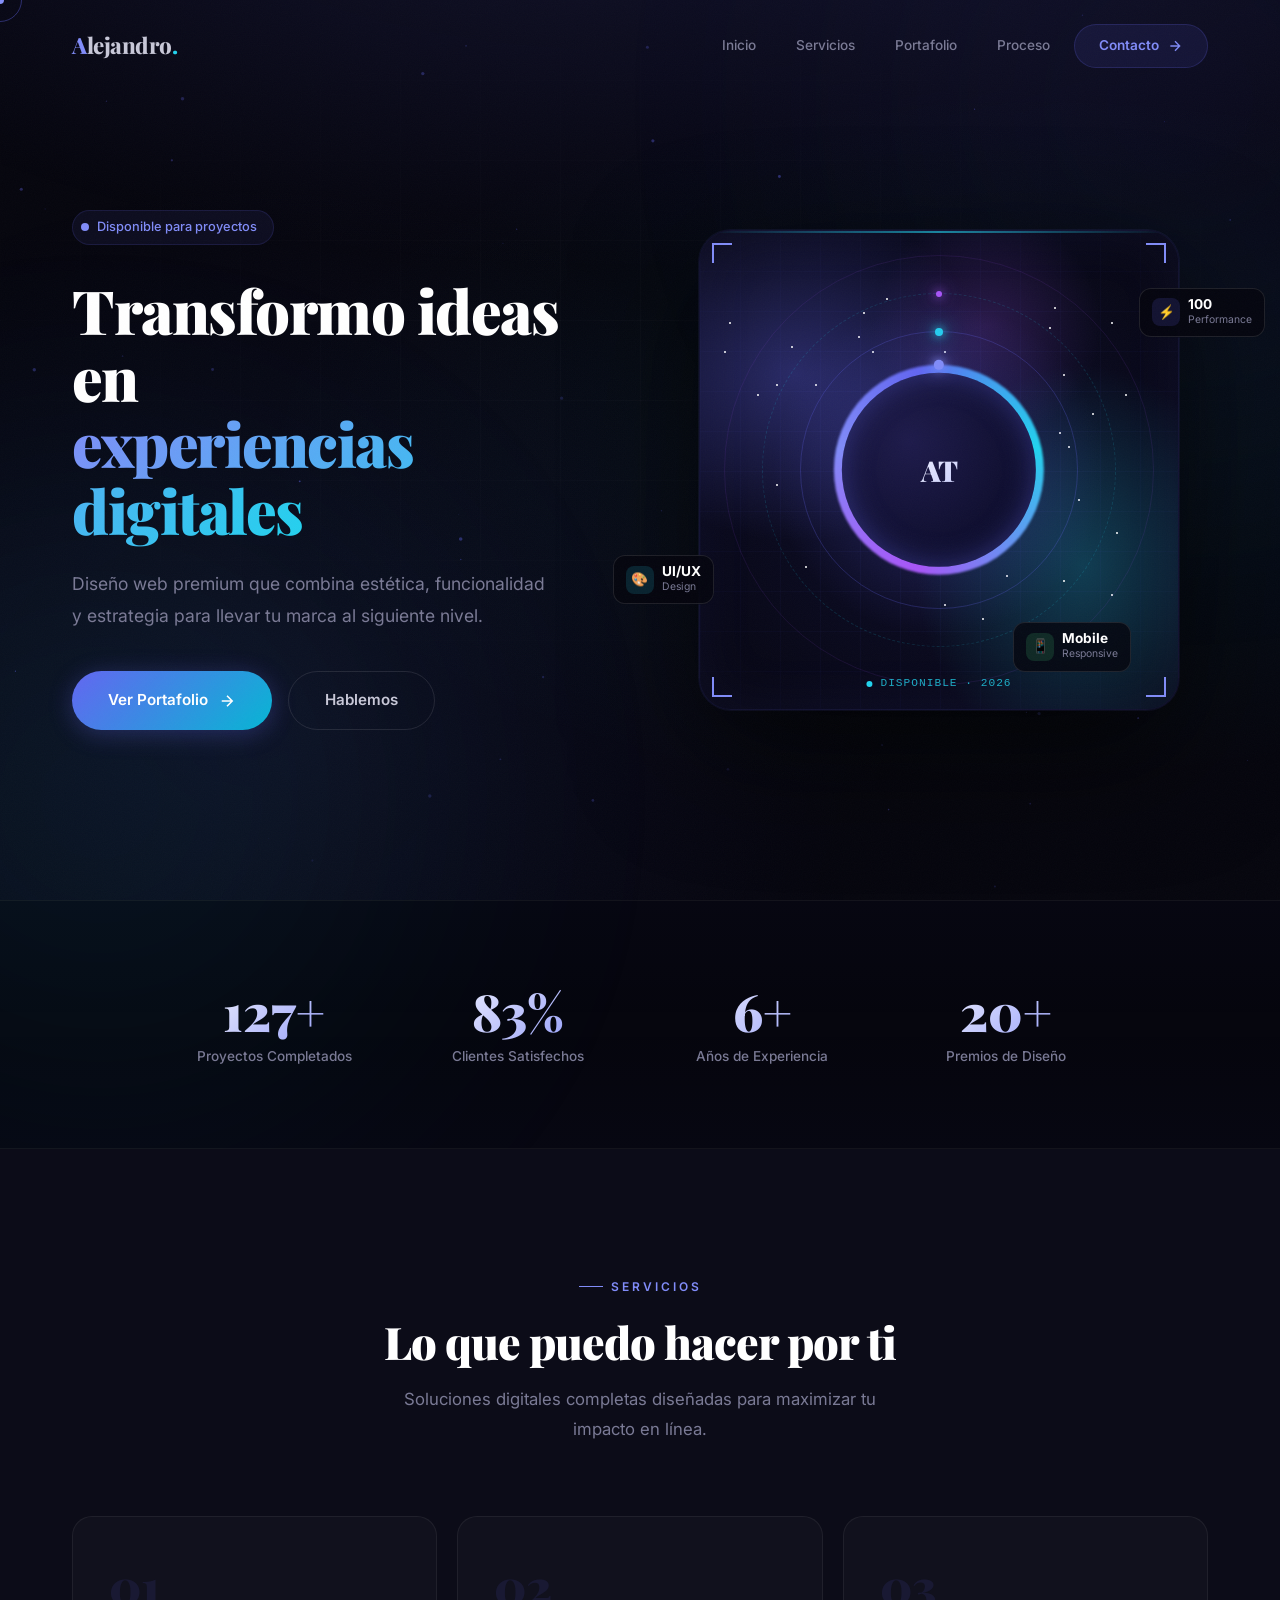
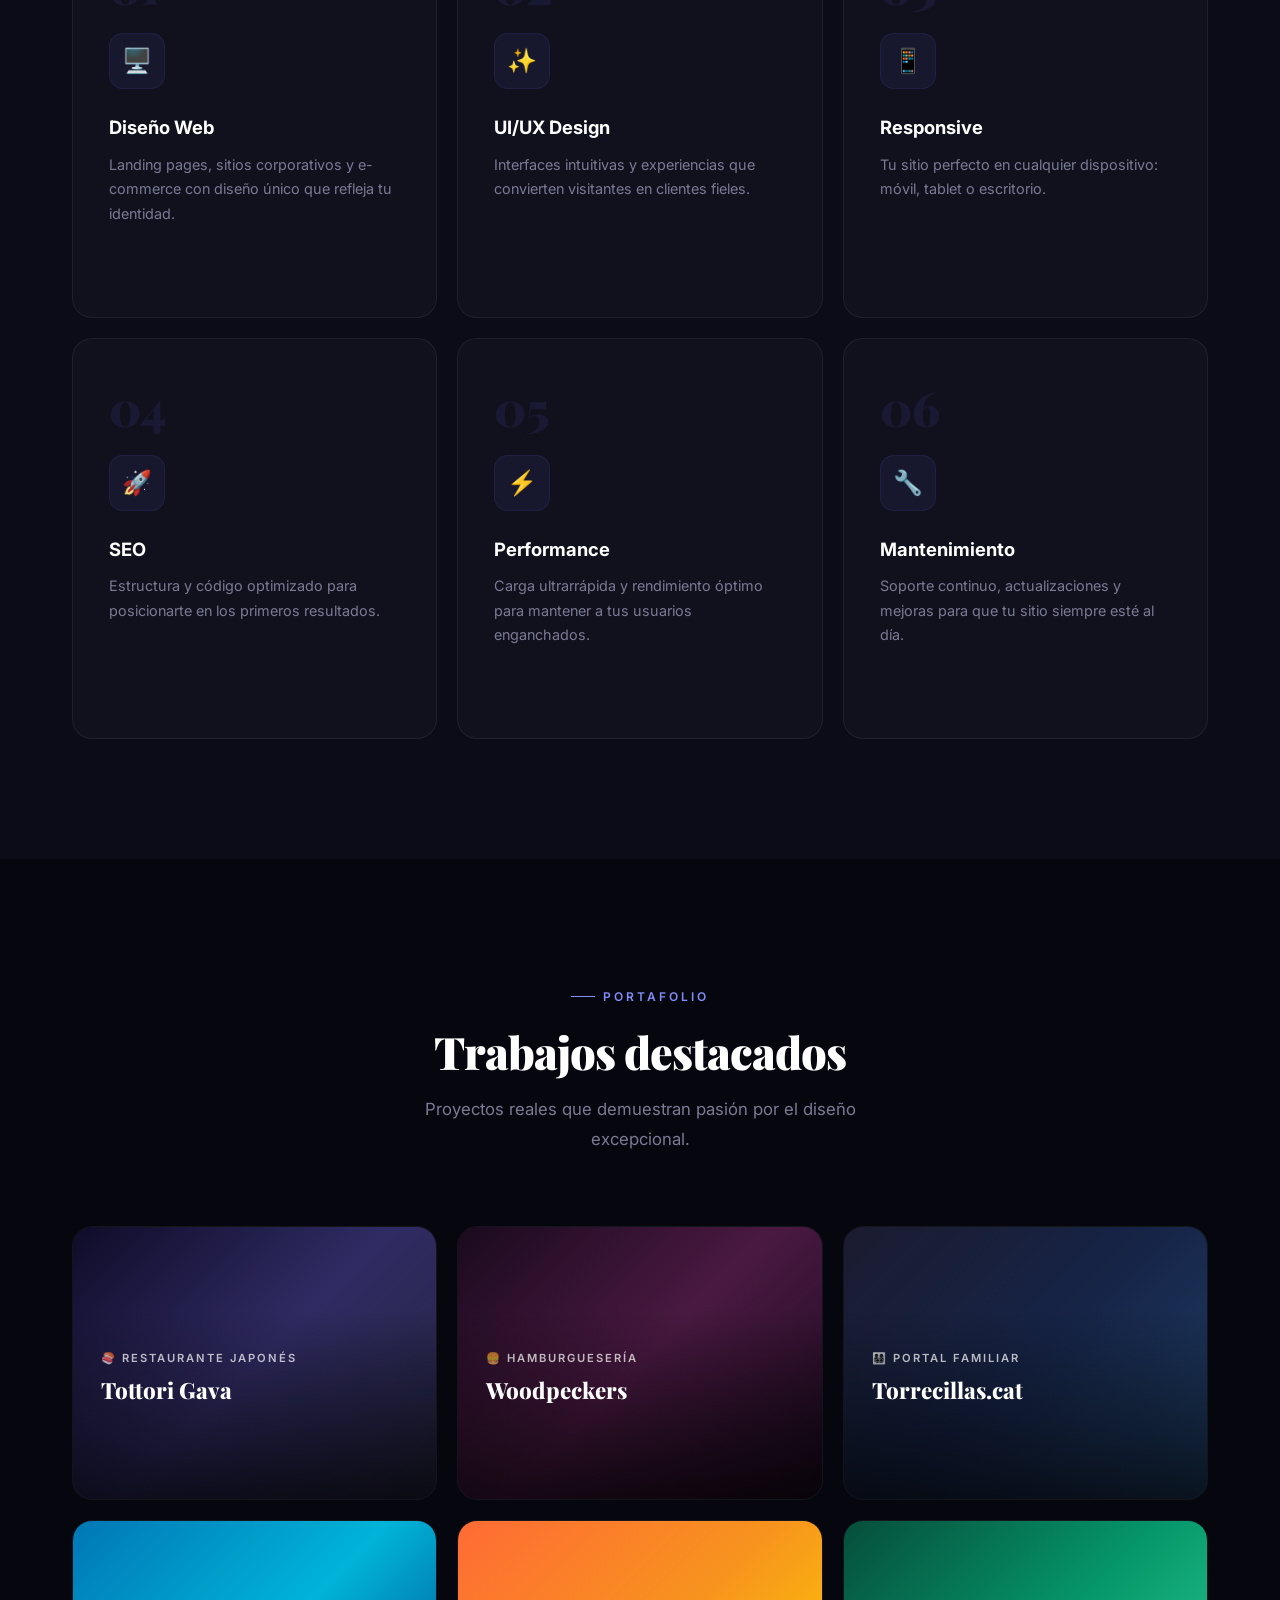
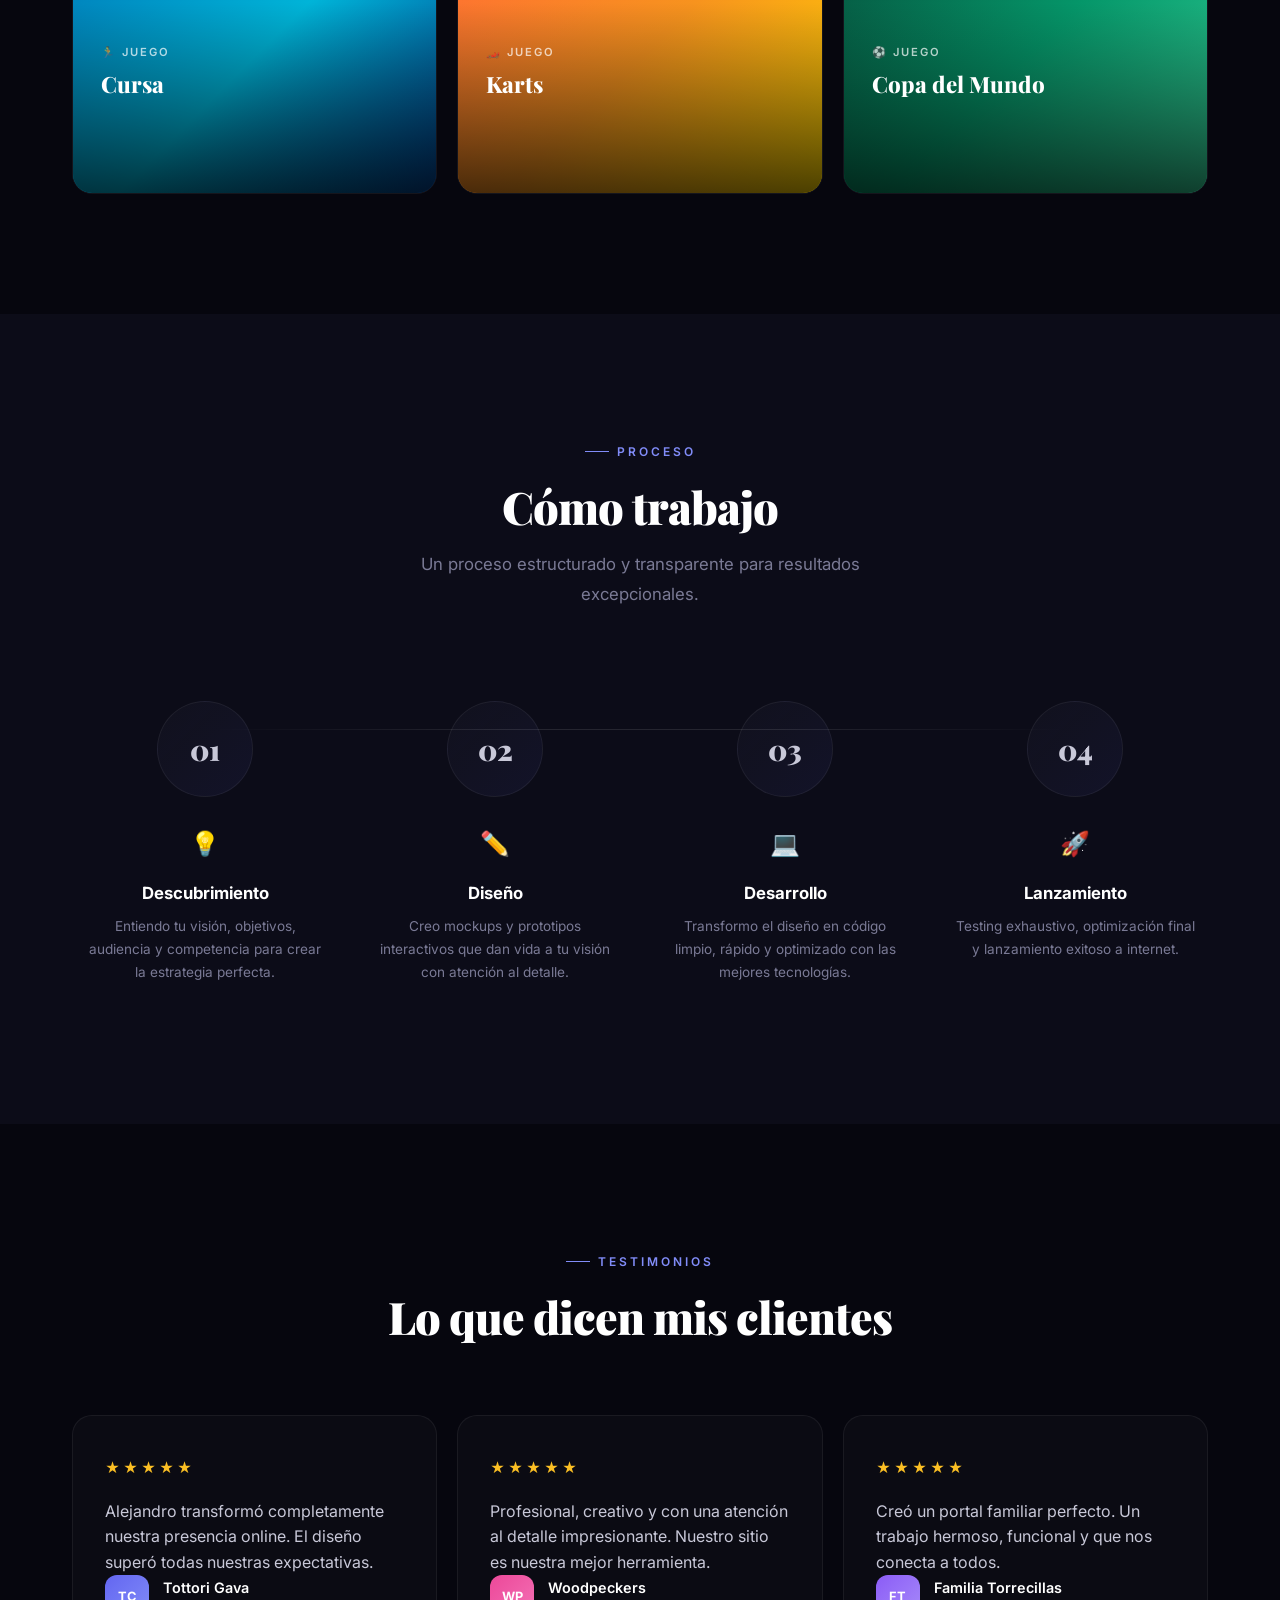
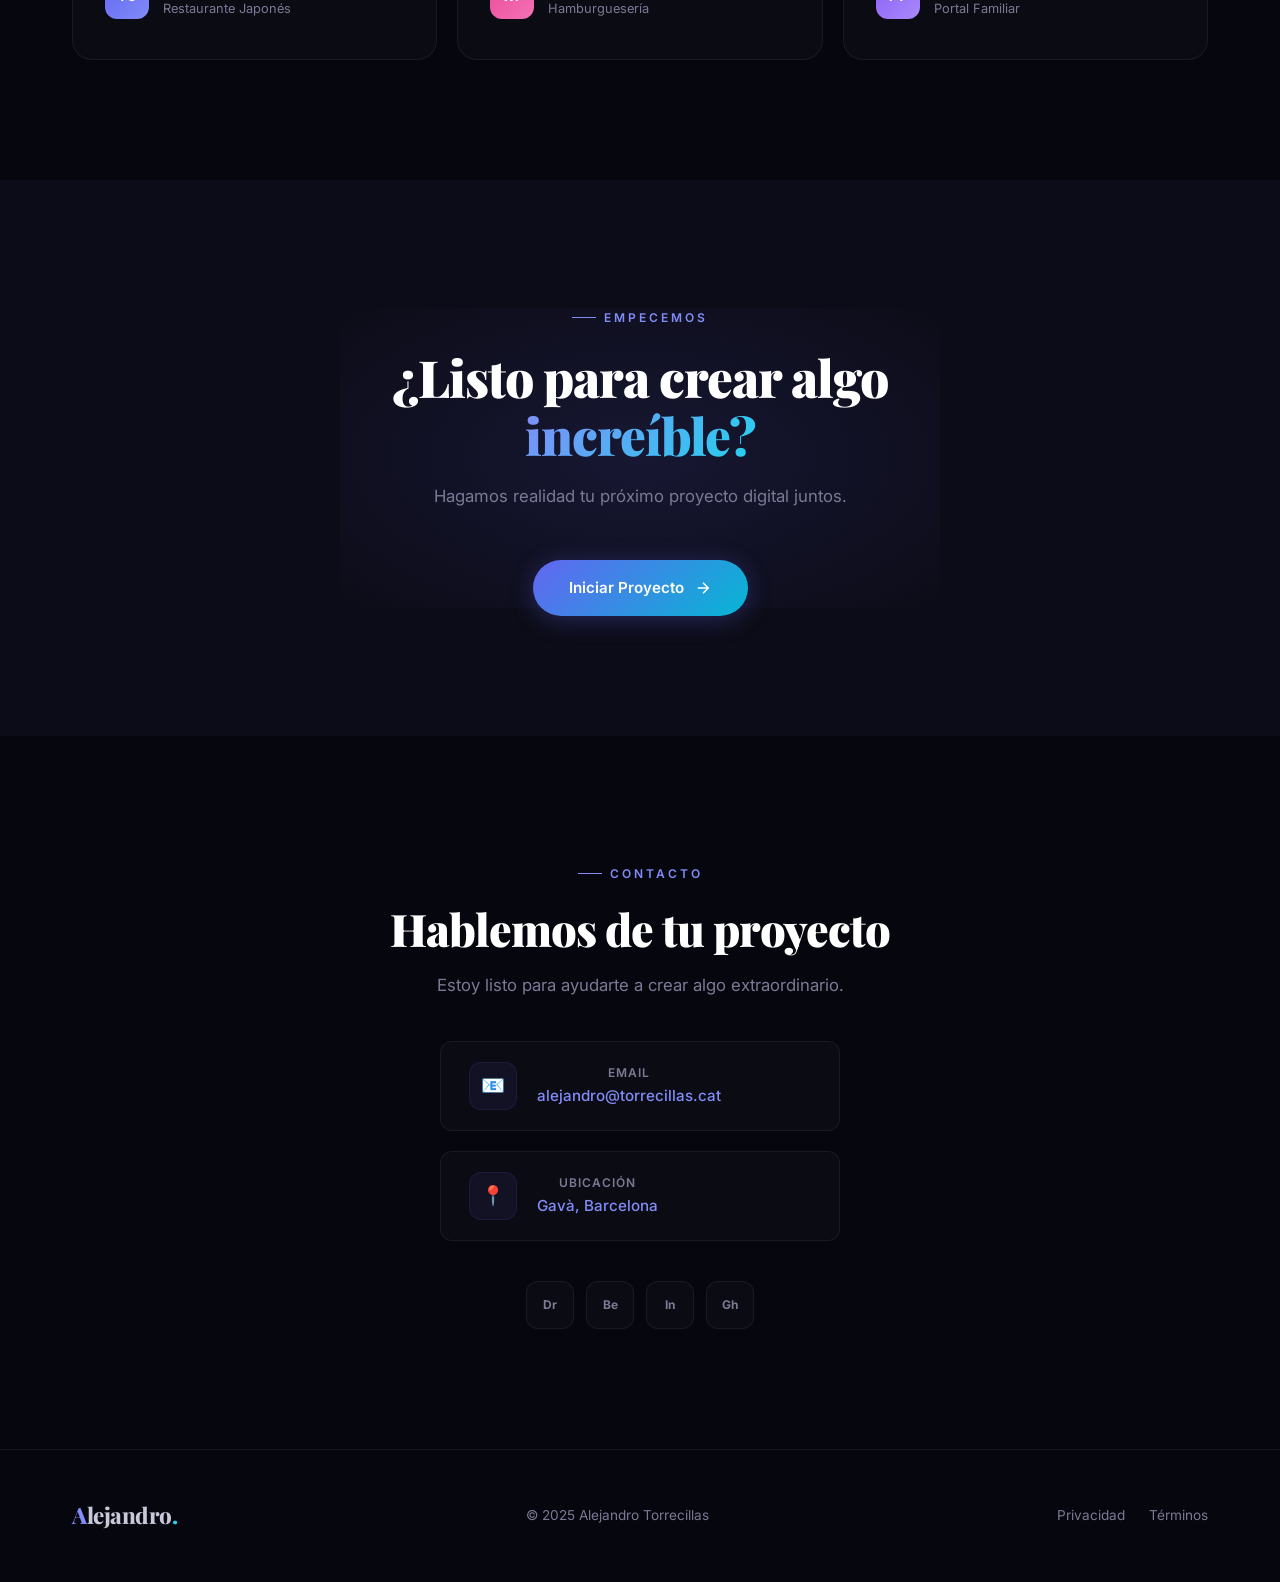
<file: index.html>
<!DOCTYPE html>
<html lang="es">
<head>
    <meta charset="UTF-8">
    <meta name="viewport" content="width=device-width, initial-scale=1.0">
    <meta name="description" content="Alejandro Torrecillas - Diseñador web profesional en Gavà, Barcelona. Diseño web premium, UI/UX, e-commerce y portales digitales con efectos gráficos de calidad.">
    <meta name="author" content="Alejandro Torrecillas">
    <meta name="robots" content="index, follow">
    <meta property="og:title" content="Alejandro Torrecillas | Diseñador Web Creativo">
    <meta property="og:description" content="Diseño web premium que combina estética, funcionalidad y estrategia.">
    <meta property="og:type" content="website">
    <meta property="og:locale" content="es_ES">
    <meta name="twitter:card" content="summary">
    <meta name="twitter:title" content="Alejandro Torrecillas | Diseñador Web Creativo">
    <meta name="twitter:description" content="Diseño web premium que combina estética, funcionalidad y estrategia.">
    <title>Alejandro Torrecillas | Diseñador Web Creativo</title>
    <link rel="preconnect" href="https://fonts.googleapis.com">
    <link rel="preconnect" href="https://fonts.gstatic.com" crossorigin>
    <link href="https://fonts.googleapis.com/css2?family=Inter:wght@300;400;500;600;700;800;900&family=Playfair+Display:ital,wght@0,700;0,800;0,900;1,700;1,800&display=swap" rel="stylesheet">
    <style>
        /* ===== RESET & BASE ===== */
        *, *::before, *::after { margin: 0; padding: 0; box-sizing: border-box; }

        :root {
            --bg-0: #06060e;
            --bg-1: #0c0c18;
            --bg-2: #111125;
            --bg-card: rgba(255,255,255,0.025);
            --bg-card-hover: rgba(255,255,255,0.05);
            --border-1: rgba(255,255,255,0.06);
            --border-2: rgba(255,255,255,0.1);
            --border-glow: rgba(99,130,255,0.2);
            --text-0: #ffffff;
            --text-1: #c8c8d8;
            --text-2: #7a7a95;
            --accent-1: #6366f1;
            --accent-2: #818cf8;
            --accent-3: #4f8ff7;
            --cyan: #22d3ee;
            --gradient-1: linear-gradient(135deg, #6366f1, #818cf8, #6366f1);
            --gradient-2: linear-gradient(135deg, #6366f1 0%, #06b6d4 100%);
            --gradient-3: linear-gradient(180deg, #6366f1 0%, transparent 100%);
            --glow-sm: 0 0 20px rgba(99,102,241,0.15);
            --glow-md: 0 0 40px rgba(99,102,241,0.2);
            --glow-lg: 0 0 80px rgba(99,102,241,0.15);
            --radius: 12px;
            --radius-lg: 20px;
            --ease-out-expo: cubic-bezier(0.16, 1, 0.3, 1);
            --ease-out-quart: cubic-bezier(0.25, 1, 0.5, 1);
        }

        html {
            scroll-behavior: smooth;
            font-size: 16px;
            -webkit-text-size-adjust: 100%;
        }

        body {
            font-family: 'Inter', -apple-system, BlinkMacSystemFont, sans-serif;
            background: var(--bg-0);
            color: var(--text-1);
            line-height: 1.6;
            overflow-x: hidden;
            -webkit-font-smoothing: antialiased;
            -moz-osx-font-smoothing: grayscale;
        }

        body.menu-open { overflow: hidden; }

        ::selection {
            background: rgba(99,102,241,0.3);
            color: #fff;
        }

        a { text-decoration: none; color: inherit; }
        ul { list-style: none; }
        img { max-width: 100%; display: block; }

        /* ===== NOISE OVERLAY ===== */
        body::before {
            content: '';
            position: fixed;
            inset: 0;
            z-index: 100000;
            pointer-events: none;
            opacity: 0.025;
            background-image: url("data:image/svg+xml,%3Csvg viewBox='0 0 256 256' xmlns='http://www.w3.org/2000/svg'%3E%3Cfilter id='n'%3E%3CfeTurbulence type='fractalNoise' baseFrequency='0.9' numOctaves='4' stitchTiles='stitch'/%3E%3C/filter%3E%3Crect width='100%25' height='100%25' filter='url(%23n)'/%3E%3C/svg%3E");
            background-size: 256px 256px;
        }

        /* ===== SCROLLBAR ===== */
        ::-webkit-scrollbar { width: 6px; }
        ::-webkit-scrollbar-track { background: var(--bg-0); }
        ::-webkit-scrollbar-thumb {
            background: rgba(99,102,241,0.3);
            border-radius: 10px;
        }
        ::-webkit-scrollbar-thumb:hover { background: rgba(99,102,241,0.5); }

        /* ===== LAYOUT ===== */
        .container {
            max-width: 1200px;
            margin: 0 auto;
            padding: 0 32px;
        }

        /* ===== CURSOR ===== */
        .cursor-dot {
            position: fixed;
            width: 8px;
            height: 8px;
            background: var(--accent-2);
            border-radius: 50%;
            pointer-events: none;
            z-index: 99999;
            transform: translate(-50%, -50%);
            transition: opacity 0.3s, transform 0.1s;
            mix-blend-mode: screen;
            will-change: transform;
        }

        .cursor-ring {
            position: fixed;
            width: 44px;
            height: 44px;
            border: 1.5px solid rgba(99,102,241,0.4);
            border-radius: 50%;
            pointer-events: none;
            z-index: 99998;
            transform: translate(-50%, -50%);
            transition: width 0.35s var(--ease-out-expo), height 0.35s var(--ease-out-expo), border-color 0.3s, background 0.3s;
            will-change: transform;
        }

        .cursor-ring.hover {
            width: 64px;
            height: 64px;
            border-color: rgba(34,211,238,0.4);
            background: rgba(99,102,241,0.05);
        }

        @media (max-width: 768px) {
            .cursor-dot, .cursor-ring { display: none; }
        }

        /* ===== CANVAS ===== */
        #particles {
            position: fixed;
            inset: 0;
            z-index: 0;
            pointer-events: none;
        }

        /* ===== AMBIENT GLOW ===== */
        .ambient-glow {
            position: fixed;
            width: 600px;
            height: 600px;
            border-radius: 50%;
            filter: blur(150px);
            opacity: 0.07;
            pointer-events: none;
            z-index: 0;
            animation: ambientFloat 20s ease-in-out infinite;
        }

        .ambient-glow--1 {
            background: var(--accent-1);
            top: -200px;
            right: -200px;
        }

        .ambient-glow--2 {
            background: var(--cyan);
            bottom: -200px;
            left: -200px;
            animation-delay: -10s;
            animation-duration: 25s;
        }

        @keyframes ambientFloat {
            0%, 100% { transform: translate(0, 0) scale(1); }
            33% { transform: translate(40px, -30px) scale(1.1); }
            66% { transform: translate(-20px, 20px) scale(0.95); }
        }

        @keyframes orbRotate {
            to { transform: rotate(360deg); }
        }

        @keyframes floatBadge {
            0%, 100% { transform: translateY(0); }
            50% { transform: translateY(-12px); }
        }

        @keyframes pulse {
            0%, 100% { opacity: 1; transform: scale(1); }
            50% { opacity: 0.5; transform: scale(0.8); }
        }

        /* ===== NAVBAR ===== */
        .navbar {
            position: fixed;
            top: 0;
            left: 0;
            right: 0;
            z-index: 1000;
            padding: 24px 0;
            transition: padding 0.4s var(--ease-out-expo), background 0.4s, border-color 0.4s, backdrop-filter 0.4s;
        }

        .navbar.scrolled {
            padding: 14px 0;
            background: rgba(6,6,14,0.85);
            backdrop-filter: blur(24px) saturate(1.2);
            -webkit-backdrop-filter: blur(24px) saturate(1.2);
            border-bottom: 1px solid var(--border-1);
        }

        .nav-inner {
            max-width: 1200px;
            margin: 0 auto;
            padding: 0 32px;
            display: flex;
            align-items: center;
            justify-content: space-between;
        }

        .logo {
            font-family: 'Playfair Display', serif;
            font-size: 1.4rem;
            font-weight: 800;
            letter-spacing: -0.5px;
        }

        .logo-accent { color: var(--accent-2); }
        .logo-dot { color: var(--cyan); }

        .nav-links {
            display: flex;
            align-items: center;
            gap: 8px;
        }

        .nav-link {
            font-size: 0.85rem;
            font-weight: 500;
            color: var(--text-2);
            padding: 8px 16px;
            border-radius: 10px;
            transition: color 0.3s, background 0.3s;
        }

        .nav-link:hover {
            color: var(--text-0);
            background: rgba(255,255,255,0.04);
        }

        .nav-cta {
            display: inline-flex;
            align-items: center;
            gap: 8px;
            padding: 10px 24px;
            background: rgba(99,102,241,0.1);
            border: 1px solid rgba(99,102,241,0.2);
            border-radius: 50px;
            font-size: 0.85rem;
            font-weight: 600;
            color: var(--accent-2);
            transition: all 0.3s var(--ease-out-expo);
        }

        .nav-cta:hover {
            background: rgba(99,102,241,0.2);
            border-color: rgba(99,102,241,0.4);
            transform: translateY(-1px);
            box-shadow: var(--glow-sm);
        }

        .nav-toggle {
            display: none;
            width: 48px;
            height: 48px;
            border: 1px solid var(--border-1);
            border-radius: 12px;
            background: var(--bg-card);
            cursor: pointer;
            padding: 0;
            position: relative;
            z-index: 1001;
            transition: border-color 0.3s;
        }

        .nav-toggle:hover { border-color: var(--border-2); }

        .nav-toggle-lines {
            width: 20px;
            height: 14px;
            position: absolute;
            top: 50%;
            left: 50%;
            transform: translate(-50%, -50%);
        }

        .nav-toggle-lines span {
            display: block;
            width: 100%;
            height: 1.5px;
            background: var(--text-1);
            border-radius: 2px;
            transition: all 0.4s var(--ease-out-expo);
            position: absolute;
            left: 0;
        }

        .nav-toggle-lines span:nth-child(1) { top: 0; }
        .nav-toggle-lines span:nth-child(2) { top: 50%; transform: translateY(-50%); }
        .nav-toggle-lines span:nth-child(3) { bottom: 0; }

        .nav-toggle.active .nav-toggle-lines span:nth-child(1) {
            top: 50%;
            transform: translateY(-50%) rotate(45deg);
            background: var(--accent-2);
        }

        .nav-toggle.active .nav-toggle-lines span:nth-child(2) {
            opacity: 0;
            transform: scaleX(0);
        }

        .nav-toggle.active .nav-toggle-lines span:nth-child(3) {
            bottom: auto;
            top: 50%;
            transform: translateY(-50%) rotate(-45deg);
            background: var(--accent-2);
        }

        /* ===== MOBILE MENU ===== */
        .mobile-menu {
            position: fixed;
            inset: 0;
            background: rgba(6,6,14,0.97);
            backdrop-filter: blur(32px);
            -webkit-backdrop-filter: blur(32px);
            z-index: 999;
            display: flex;
            flex-direction: column;
            align-items: center;
            justify-content: center;
            gap: 0;
            opacity: 0;
            visibility: hidden;
            transition: opacity 0.5s var(--ease-out-expo), visibility 0.5s;
            padding: 32px;
        }

        .mobile-menu.active {
            opacity: 1;
            visibility: visible;
        }

        .mobile-menu .nav-link {
            font-size: clamp(1.5rem, 5vw, 2rem);
            font-weight: 700;
            color: var(--text-2);
            padding: 18px 0;
            transform: translateY(30px);
            opacity: 0;
            transition: transform 0.5s var(--ease-out-expo), opacity 0.5s, color 0.3s, background 0.3s;
            border-radius: 16px;
            display: block;
            width: 100%;
            text-align: center;
        }

        .mobile-menu.active .nav-link {
            transform: translateY(0);
            opacity: 1;
        }

        .mobile-menu.active .nav-link:nth-child(1) { transition-delay: 0.08s; }
        .mobile-menu.active .nav-link:nth-child(2) { transition-delay: 0.12s; }
        .mobile-menu.active .nav-link:nth-child(3) { transition-delay: 0.16s; }
        .mobile-menu.active .nav-link:nth-child(4) { transition-delay: 0.2s; }

        .mobile-menu .nav-cta {
            display: block;
            padding: 18px 32px;
            margin-top: 8px;
            background: rgba(99,102,241,0.15);
            border: 1px solid rgba(99,102,241,0.25);
            border-radius: 16px;
            font-size: clamp(1.2rem, 4vw, 1.4rem);
            font-weight: 700;
            color: var(--accent-2);
            text-align: center;
            transform: translateY(30px);
            opacity: 0;
            transition: transform 0.5s var(--ease-out-expo), opacity 0.5s, background 0.3s, border-color 0.3s;
        }

        .mobile-menu.active .nav-cta {
            transform: translateY(0);
            opacity: 1;
            transition-delay: 0.24s;
        }

        .mobile-menu .nav-link:hover { color: var(--text-0); background: rgba(255,255,255,0.03); }

        @media (max-width: 768px) {
            .nav-links { display: none; }
            .nav-toggle { display: block; }
        }

        /* ===== HERO ===== */
        .hero {
            min-height: 100vh;
            min-height: 100dvh;
            display: flex;
            align-items: center;
            position: relative;
            overflow: hidden;
            padding: 120px 0 80px;
        }

        .hero-bg {
            position: absolute;
            inset: 0;
            overflow: hidden;
            z-index: 0;
        }

        .hero-gradient {
            position: absolute;
            inset: 0;
            background:
                radial-gradient(ellipse 80% 50% at 50% -20%, rgba(99,102,241,0.15), transparent),
                radial-gradient(ellipse 60% 40% at 80% 50%, rgba(34,211,238,0.06), transparent),
                radial-gradient(ellipse 50% 60% at 20% 80%, rgba(99,102,241,0.08), transparent);
        }

        .hero-grid {
            position: absolute;
            inset: 0;
            background-image:
                linear-gradient(rgba(255,255,255,0.02) 1px, transparent 1px),
                linear-gradient(90deg, rgba(255,255,255,0.02) 1px, transparent 1px);
            background-size: 80px 80px;
            mask-image: radial-gradient(ellipse 70% 50% at 50% 40%, black, transparent);
            -webkit-mask-image: radial-gradient(ellipse 70% 50% at 50% 40%, black, transparent);
        }

        .hero-inner {
            max-width: 1200px;
            margin: 0 auto;
            padding: 0 32px;
            display: grid;
            grid-template-columns: 1fr 1fr;
            gap: 60px;
            align-items: center;
            position: relative;
            z-index: 1;
            width: 100%;
        }

        .hero-text { max-width: 560px; }

        .hero-badge {
            display: inline-flex;
            align-items: center;
            gap: 8px;
            padding: 6px 16px 6px 8px;
            background: rgba(99,102,241,0.08);
            border: 1px solid rgba(99,102,241,0.15);
            border-radius: 100px;
            font-size: 0.8rem;
            font-weight: 500;
            color: var(--accent-2);
            margin-bottom: 32px;
            white-space: nowrap;
        }

        .hero-badge-dot {
            width: 8px;
            height: 8px;
            background: var(--accent-2);
            border-radius: 50%;
            animation: pulse 2s ease-in-out infinite;
            flex-shrink: 0;
        }

        .hero-title {
            font-family: 'Playfair Display', serif;
            font-size: clamp(2.2rem, 5vw, 3.8rem);
            font-weight: 900;
            line-height: 1.1;
            letter-spacing: -1.5px;
            color: var(--text-0);
            margin-bottom: 24px;
            min-width: 0;
        }

        .gradient-text {
            background: linear-gradient(135deg, var(--accent-2), var(--cyan));
            -webkit-background-clip: text;
            -webkit-text-fill-color: transparent;
            background-clip: text;
        }

        .hero-desc {
            font-size: clamp(1rem, 2vw, 1.1rem);
            color: var(--text-2);
            line-height: 1.8;
            margin-bottom: 40px;
            max-width: 480px;
        }

        .hero-actions {
            display: flex;
            gap: 16px;
            flex-wrap: wrap;
        }

        .btn {
            display: inline-flex;
            align-items: center;
            justify-content: center;
            gap: 10px;
            padding: 16px 36px;
            border-radius: 100px;
            font-size: 0.95rem;
            font-weight: 600;
            cursor: pointer;
            transition: all 0.4s var(--ease-out-expo);
            border: none;
            font-family: inherit;
            position: relative;
            overflow: hidden;
            white-space: nowrap;
        }

        .btn-primary {
            background: var(--gradient-2);
            color: #fff;
            box-shadow: 0 4px 24px rgba(99,102,241,0.3);
        }

        .btn-primary::before {
            content: '';
            position: absolute;
            inset: 0;
            background: linear-gradient(135deg, rgba(255,255,255,0.2), transparent);
            opacity: 0;
            transition: opacity 0.4s;
        }

        .btn-primary:hover::before { opacity: 1; }

        .btn-primary:hover {
            transform: translateY(-3px);
            box-shadow: 0 8px 40px rgba(99,102,241,0.45);
        }

        .btn-ghost {
            background: transparent;
            color: var(--text-1);
            border: 1px solid var(--border-2);
        }

        .btn-ghost:hover {
            border-color: var(--accent-2);
            color: var(--accent-2);
            transform: translateY(-3px);
            background: rgba(99,102,241,0.05);
        }

        .btn svg { width: 18px; height: 18px; transition: transform 0.3s var(--ease-out-expo); flex-shrink: 0; }
        .btn:hover svg { transform: translateX(3px); }

        /* ===== HERO VISUAL — CANVAS 3D SCENE ===== */
        .hero-visual {
            display: flex;
            justify-content: center;
            align-items: center;
            position: relative;
        }
        .hero-scene {
            position: relative;
            width: clamp(300px, 40vw, 480px);
            max-width: 100%;
        }

        /* ── Canvas WebGL-style container ── */
        .hcanvas {
            position: relative;
            width: 100%;
            aspect-ratio: 1;
            border-radius: 32px;
            overflow: hidden;
            background: radial-gradient(ellipse 80% 80% at 50% 50%, #0d0d2b, #06060e);
            border: 1px solid rgba(99,102,241,0.12);
            box-shadow:
                0 0 0 1px rgba(99,102,241,0.08),
                0 40px 120px rgba(0,0,0,0.7),
                0 0 60px rgba(99,102,241,0.08) inset;
        }

        /* ── Animated gradient mesh behind everything ── */
        .hcanvas-mesh {
            position: absolute;
            inset: 0;
            background:
                radial-gradient(ellipse 60% 50% at 20% 30%, rgba(99,102,241,0.35) 0%, transparent 70%),
                radial-gradient(ellipse 50% 60% at 80% 70%, rgba(34,211,238,0.25) 0%, transparent 70%),
                radial-gradient(ellipse 40% 40% at 60% 20%, rgba(168,85,247,0.2) 0%, transparent 60%);
            animation: meshFloat 8s ease-in-out infinite;
            z-index: 0;
        }
        @keyframes meshFloat {
            0%,100% { transform: scale(1) rotate(0deg); opacity: 0.8; }
            33%      { transform: scale(1.08) rotate(2deg); opacity: 1; }
            66%      { transform: scale(0.95) rotate(-1deg); opacity: 0.7; }
        }

        /* ── Grid lines ── */
        .hcanvas-grid {
            position: absolute;
            inset: 0;
            background-image:
                linear-gradient(rgba(99,102,241,0.07) 1px, transparent 1px),
                linear-gradient(90deg, rgba(99,102,241,0.07) 1px, transparent 1px);
            background-size: 40px 40px;
            mask-image: radial-gradient(ellipse 90% 90% at 50% 50%, black, transparent);
            -webkit-mask-image: radial-gradient(ellipse 90% 90% at 50% 50%, black, transparent);
            z-index: 1;
            animation: gridDrift 20s linear infinite;
        }
        @keyframes gridDrift {
            0%   { background-position: 0 0, 0 0; }
            100% { background-position: 40px 40px, 40px 40px; }
        }

        /* ── Central orb / sphere ── */
        .hcanvas-orb {
            position: absolute;
            width: 44%;
            height: 44%;
            top: 50%; left: 50%;
            transform: translate(-50%, -50%);
            z-index: 3;
        }
        .orb-core {
            position: absolute;
            inset: 0;
            border-radius: 50%;
            background: conic-gradient(from 0deg at 40% 40%, #6366f1, #22d3ee, #a855f7, #818cf8, #6366f1);
            animation: orbSpin 10s linear infinite;
            filter: blur(1px);
        }
        .orb-core-inner {
            position: absolute;
            inset: 8px;
            border-radius: 50%;
            background: radial-gradient(circle at 35% 35%, #1e1b4b, #0d0d2b 70%);
            box-shadow: 0 0 30px rgba(99,102,241,0.4) inset;
        }
        .orb-glow {
            position: absolute;
            inset: -30%;
            border-radius: 50%;
            background: radial-gradient(circle, rgba(99,102,241,0.3) 0%, transparent 70%);
            animation: orbPulse 3s ease-in-out infinite;
            z-index: -1;
        }
        .orb-label {
            position: absolute;
            inset: 0;
            display: flex;
            align-items: center;
            justify-content: center;
            font-family: 'Playfair Display', serif;
            font-size: clamp(1.1rem, 3.5vw, 1.8rem);
            font-weight: 900;
            background: linear-gradient(135deg, #fff 30%, #818cf8);
            -webkit-background-clip: text;
            -webkit-text-fill-color: transparent;
            background-clip: text;
            letter-spacing: -1px;
            z-index: 2;
        }
        @keyframes orbSpin {
            to { transform: rotate(360deg); }
        }
        @keyframes orbPulse {
            0%,100% { transform: scale(1); opacity: 0.6; }
            50%      { transform: scale(1.2); opacity: 1; }
        }

        /* ── Orbit rings ── */
        .orbit-ring {
            position: absolute;
            top: 50%; left: 50%;
            border-radius: 50%;
            border: 1px solid transparent;
            transform-origin: center;
            z-index: 2;
        }
        .orbit-ring-1 {
            width: 58%; height: 58%;
            margin: -29% 0 0 -29%;
            border-color: rgba(99,102,241,0.25);
            animation: orbitSpin1 8s linear infinite;
        }
        .orbit-ring-2 {
            width: 74%; height: 74%;
            margin: -37% 0 0 -37%;
            border-color: rgba(34,211,238,0.15);
            border-style: dashed;
            animation: orbitSpin2 14s linear infinite reverse;
        }
        .orbit-ring-3 {
            width: 90%; height: 90%;
            margin: -45% 0 0 -45%;
            border-color: rgba(168,85,247,0.1);
            animation: orbitSpin3 22s linear infinite;
        }
        @keyframes orbitSpin1 { to { transform: rotate(360deg); } }
        @keyframes orbitSpin2 { to { transform: rotate(360deg); } }
        @keyframes orbitSpin3 { to { transform: rotate(360deg); } }

        /* ── Orbit dots (satellites) ── */
        .orbit-dot {
            position: absolute;
            width: 10px; height: 10px;
            border-radius: 50%;
            background: var(--color);
            box-shadow: 0 0 10px var(--color), 0 0 20px var(--color);
            top: -5px; left: 50%;
            transform: translateX(-50%);
        }
        .orbit-dot-1 { --color: #818cf8; }
        .orbit-dot-2 { --color: #22d3ee; width: 8px; height: 8px; top: -4px; }
        .orbit-dot-3 { --color: #a855f7; width: 6px; height: 6px; top: -3px; }

        /* ── Floating data chips on canvas edges ── */
        .hchip {
            position: absolute;
            display: flex;
            align-items: center;
            gap: 8px;
            padding: 8px 12px;
            background: rgba(6,6,14,0.8);
            backdrop-filter: blur(20px);
            -webkit-backdrop-filter: blur(20px);
            border: 1px solid rgba(255,255,255,0.1);
            border-radius: 12px;
            z-index: 5;
            white-space: nowrap;
        }
        .hchip-icon {
            width: 28px; height: 28px;
            border-radius: 8px;
            display: flex; align-items: center; justify-content: center;
            font-size: 0.85rem;
            flex-shrink: 0;
        }
        .hchip-val {
            font-size: 0.85rem;
            font-weight: 700;
            color: var(--text-0);
            line-height: 1.1;
        }
        .hchip-lbl {
            font-size: 0.65rem;
            color: var(--text-2);
        }
        .hchip-a { top: 12%; right: -18%; animation: chipFloat1 5s ease-in-out infinite; }
        .hchip-b { bottom: 22%; left: -18%; animation: chipFloat2 6s ease-in-out infinite; }
        .hchip-c { bottom: 8%; right: 10%; animation: chipFloat3 7s ease-in-out infinite; }

        @keyframes chipFloat1 {
            0%,100% { transform: translateY(0px); }
            50%      { transform: translateY(-8px); }
        }
        @keyframes chipFloat2 {
            0%,100% { transform: translateY(0px); }
            50%      { transform: translateY(8px); }
        }
        @keyframes chipFloat3 {
            0%,100% { transform: translateY(0px) translateX(0); }
            50%      { transform: translateY(-6px) translateX(4px); }
        }

        /* ── Stars / particles inside canvas ── */
        .hcanvas-stars {
            position: absolute;
            inset: 0;
            z-index: 1;
            pointer-events: none;
        }
        .hstar {
            position: absolute;
            width: 2px; height: 2px;
            border-radius: 50%;
            background: #fff;
            animation: starTwinkle var(--dur) ease-in-out infinite var(--delay);
        }
        @keyframes starTwinkle {
            0%,100% { opacity: 0.1; transform: scale(1); }
            50%      { opacity: 0.9; transform: scale(1.6); }
        }

        /* ── Scan line effect ── */
        .hcanvas-scan {
            position: absolute;
            left: 0; right: 0;
            height: 2px;
            background: linear-gradient(90deg, transparent, rgba(34,211,238,0.6), transparent);
            z-index: 4;
            animation: scanLine 4s linear infinite;
            pointer-events: none;
        }
        @keyframes scanLine {
            0%   { top: -2px; opacity: 0; }
            5%   { opacity: 1; }
            95%  { opacity: 1; }
            100% { top: 100%; opacity: 0; }
        }

        /* ── Corner brackets ── */
        .hcanvas-corner {
            position: absolute;
            width: 20px; height: 20px;
            z-index: 5;
        }
        .hcanvas-corner::before,
        .hcanvas-corner::after {
            content: '';
            position: absolute;
            background: var(--accent-2);
        }
        .hcanvas-corner::before { width: 100%; height: 2px; }
        .hcanvas-corner::after  { width: 2px; height: 100%; }
        .hcc-tl { top: 12px; left: 12px; }
        .hcc-tr { top: 12px; right: 12px; transform: scaleX(-1); }
        .hcc-bl { bottom: 12px; left: 12px; transform: scaleY(-1); }
        .hcc-br { bottom: 12px; right: 12px; transform: scale(-1); }

        /* ── Status bar bottom ── */
        .hcanvas-status {
            position: absolute;
            bottom: 16px; left: 50%; transform: translateX(-50%);
            display: flex; align-items: center; gap: 8px;
            font-size: 0.7rem; color: rgba(34,211,238,0.8);
            font-family: 'JetBrains Mono', 'Courier New', monospace;
            letter-spacing: 1px;
            z-index: 5;
            animation: statusBlink 2s ease-in-out infinite;
        }
        .hcanvas-status-dot {
            width: 6px; height: 6px;
            border-radius: 50%;
            background: #22d3ee;
            animation: pulse 2s ease-in-out infinite;
        }
        @keyframes statusBlink {
            0%,100% { opacity: 0.7; }
            50%      { opacity: 1; }
        }

        /* ── Responsive ── */
        @media (max-width: 1024px) {
            .hchip { display: none; }
        }
        @media (max-width: 768px) {
            .hero-scene { width: min(88vw, 340px); }
            .hcanvas { border-radius: 24px; }
        }
        @media (max-width: 480px) {
            .hero-scene { width: min(92vw, 300px); }
        }
        .float-badge, .float-chip, .hero-card-scene, .hero-pcard,
        .hero-orb-container, .hero-aurora { display: none !important; }

/* ===== STATS ===== */
        .stats {
            padding: 80px 0;
            border-top: 1px solid var(--border-1);
            border-bottom: 1px solid var(--border-1);
            position: relative;
        }

        .stats::before {
            content: '';
            position: absolute;
            inset: 0;
            background: linear-gradient(180deg, rgba(99,102,241,0.02), transparent, rgba(99,102,241,0.02));
            pointer-events: none;
        }

        .stats-inner {
            max-width: 1000px;
            margin: 0 auto;
            padding: 0 32px;
            display: grid;
            grid-template-columns: repeat(4, 1fr);
            gap: 40px;
        }

        .stat { text-align: center; }

        .stat-value {
            font-family: 'Playfair Display', serif;
            font-size: clamp(2rem, 4vw, 3.2rem);
            font-weight: 900;
            background: linear-gradient(135deg, var(--text-0), var(--accent-2));
            -webkit-background-clip: text;
            -webkit-text-fill-color: transparent;
            background-clip: text;
            line-height: 1.2;
            margin-bottom: 4px;
        }

        .stat-label {
            font-size: 0.85rem;
            color: var(--text-2);
            font-weight: 500;
        }

        /* ===== SECTIONS ===== */
        section { padding: 120px 0; position: relative; }

        .section-label {
            display: inline-flex;
            align-items: center;
            gap: 8px;
            font-size: 0.75rem;
            font-weight: 600;
            color: var(--accent-2);
            text-transform: uppercase;
            letter-spacing: 3px;
            margin-bottom: 20px;
        }

        .section-label-line {
            width: 24px;
            height: 1px;
            background: var(--accent-2);
        }

        .section-title {
            font-family: 'Playfair Display', serif;
            font-size: clamp(2rem, 4vw, 2.8rem);
            font-weight: 900;
            color: var(--text-0);
            line-height: 1.15;
            letter-spacing: -1px;
            margin-bottom: 16px;
        }

        .section-desc {
            color: var(--text-2);
            font-size: 1.05rem;
            max-width: 520px;
            line-height: 1.8;
        }

        .section-header {
            text-align: center;
            margin-bottom: 72px;
        }

        .section-header .section-label { justify-content: center; }
        .section-header .section-desc { margin: 0 auto; }

        /* ===== SERVICES ===== */
        .services { background: var(--bg-1); }

        .services-grid {
            display: grid;
            grid-template-columns: repeat(3, 1fr);
            gap: 20px;
        }

        .service-card {
            background: var(--bg-card);
            border: 1px solid var(--border-1);
            border-radius: var(--radius-lg);
            padding: 44px 36px;
            transition: all 0.5s var(--ease-out-expo);
            position: relative;
            overflow: hidden;
        }

        .service-card::before {
            content: '';
            position: absolute;
            inset: 0;
            border-radius: var(--radius-lg);
            padding: 1px;
            background: linear-gradient(135deg, transparent, rgba(99,102,241,0.3), transparent);
            -webkit-mask: linear-gradient(#fff 0 0) content-box, linear-gradient(#fff 0 0);
            mask: linear-gradient(#fff 0 0) content-box, linear-gradient(#fff 0 0);
            -webkit-mask-composite: xor;
            mask-composite: exclude;
            opacity: 0;
            transition: opacity 0.5s;
            pointer-events: none;
        }

        .service-card:hover::before { opacity: 1; }

        .service-card::after {
            content: '';
            position: absolute;
            top: -50%;
            left: -50%;
            width: 200%;
            height: 200%;
            background: radial-gradient(circle at var(--mouse-x, 50%) var(--mouse-y, 50%), rgba(99,102,241,0.06), transparent 50%);
            pointer-events: none;
            opacity: 0;
            transition: opacity 0.5s;
        }

        .service-card:hover::after { opacity: 1; }

        .service-card:hover {
            transform: translateY(-6px);
            border-color: rgba(99,102,241,0.15);
            background: var(--bg-card-hover);
        }

        .service-num {
            font-family: 'Playfair Display', serif;
            font-size: 3rem;
            font-weight: 900;
            color: rgba(99,102,241,0.1);
            line-height: 1;
            margin-bottom: 24px;
        }

        .service-icon-wrap {
            width: 56px;
            height: 56px;
            background: rgba(99,102,241,0.08);
            border: 1px solid rgba(99,102,241,0.12);
            border-radius: 14px;
            display: flex;
            align-items: center;
            justify-content: center;
            font-size: 1.5rem;
            margin-bottom: 24px;
            transition: all 0.4s var(--ease-out-expo);
        }

        .service-card:hover .service-icon-wrap {
            background: rgba(99,102,241,0.15);
            border-color: rgba(99,102,241,0.25);
            transform: scale(1.05);
        }

        .service-card h3 {
            font-size: 1.15rem;
            font-weight: 700;
            color: var(--text-0);
            margin-bottom: 10px;
        }

        .service-card p {
            font-size: 0.9rem;
            color: var(--text-2);
            line-height: 1.7;
        }

        .service-arrow {
            display: inline-flex;
            align-items: center;
            gap: 6px;
            margin-top: 24px;
            font-size: 0.85rem;
            font-weight: 500;
            color: var(--accent-2);
            opacity: 0;
            transform: translateX(-10px);
            transition: all 0.4s var(--ease-out-expo);
        }

        .service-card:hover .service-arrow {
            opacity: 1;
            transform: translateX(0);
        }

        /* ===== PORTFOLIO ===== */
        .portfolio { background: var(--bg-0); }

        .portfolio-grid {
            display: grid;
            grid-template-columns: repeat(3, 1fr);
            gap: 20px;
        }

        .portfolio-card {
            position: relative;
            border-radius: var(--radius-lg);
            overflow: hidden;
            cursor: pointer;
            aspect-ratio: 4/3;
            border: 1px solid var(--border-1);
            transition: all 0.6s var(--ease-out-expo);
        }

        .portfolio-card:hover {
            transform: translateY(-8px);
            border-color: rgba(99,102,241,0.2);
            box-shadow: var(--glow-md);
        }

        .portfolio-bg {
            position: absolute;
            inset: 0;
            transition: transform 0.6s var(--ease-out-expo);
        }

        .portfolio-card:hover .portfolio-bg {
            transform: scale(1.08);
        }

        .portfolio-content {
            position: absolute;
            inset: 0;
            display: flex;
            flex-direction: column;
            justify-content: flex-end;
            padding: 28px;
            background: linear-gradient(180deg, transparent 30%, rgba(0,0,0,0.7));
            z-index: 1;
        }

        .portfolio-tag {
            font-size: 0.7rem;
            font-weight: 600;
            color: rgba(255,255,255,0.7);
            text-transform: uppercase;
            letter-spacing: 2px;
            margin-bottom: 6px;
        }

        .portfolio-name {
            font-family: 'Playfair Display', serif;
            font-size: clamp(1.1rem, 2.5vw, 1.4rem);
            font-weight: 800;
            color: #fff;
            margin-bottom: 14px;
        }

        .portfolio-link-wrap {
            width: 48px;
            height: 48px;
            border-radius: 50%;
            background: rgba(255,255,255,0.1);
            backdrop-filter: blur(12px);
            border: 1px solid rgba(255,255,255,0.15);
            display: flex;
            align-items: center;
            justify-content: center;
            opacity: 0;
            transform: translateY(12px);
            transition: all 0.4s var(--ease-out-expo);
        }

        .portfolio-card:hover .portfolio-link-wrap {
            opacity: 1;
            transform: translateY(0);
        }

        .portfolio-link-wrap svg {
            width: 20px;
            height: 20px;
            color: #fff;
            transition: transform 0.3s var(--ease-out-expo);
        }

        .portfolio-link-wrap:hover svg {
            transform: translate(2px, -2px);
        }

        /* ===== PROCESS ===== */
        .process { background: var(--bg-1); }

        .process-grid {
            display: grid;
            grid-template-columns: repeat(4, 1fr);
            gap: 24px;
            position: relative;
        }

        .process-grid::before {
            content: '';
            position: absolute;
            top: 48px;
            left: 12.5%;
            right: 12.5%;
            height: 1px;
            background: linear-gradient(90deg, transparent, var(--border-2), var(--border-2), transparent);
        }

        .process-step {
            text-align: center;
            position: relative;
            padding: 20px 12px;
        }

        .process-num {
            width: 96px;
            height: 96px;
            border-radius: 50%;
            margin: 0 auto 28px;
            font-family: 'Playfair Display', serif;
            font-size: 1.8rem;
            font-weight: 900;
            background: linear-gradient(135deg, var(--bg-card), rgba(99,102,241,0.08));
            border: 1px solid var(--border-1);
            display: flex;
            align-items: center;
            justify-content: center;
            transition: all 0.5s var(--ease-out-expo);
            position: relative;
            z-index: 1;
        }

        .process-step:hover .process-num {
            transform: scale(1.08);
            border-color: rgba(99,102,241,0.3);
            box-shadow: var(--glow-md);
        }

        .process-step-icon {
            font-size: 1.5rem;
            margin-bottom: 16px;
        }

        .process-step h3 {
            font-size: 1.05rem;
            font-weight: 700;
            color: var(--text-0);
            margin-bottom: 8px;
        }

        .process-step p {
            font-size: 0.85rem;
            color: var(--text-2);
            line-height: 1.7;
        }

        /* ===== TESTIMONIALS ===== */
        .testimonials { background: var(--bg-0); }

        .testimonials-grid {
            display: grid;
            grid-template-columns: repeat(3, 1fr);
            gap: 20px;
        }

        .testimonial-card {
            background: var(--bg-card);
            border: 1px solid var(--border-1);
            border-radius: var(--radius-lg);
            padding: 40px 32px;
            transition: all 0.5s var(--ease-out-expo);
            position: relative;
        }

        .testimonial-card:hover {
            transform: translateY(-4px);
            border-color: rgba(99,102,241,0.2);
            background: var(--bg-card-hover);
        }

        .testimonial-stars {
            color: #fbbf24;
            font-size: 0.9rem;
            letter-spacing: 3px;
            margin-bottom: 20px;
        }

        .testimonial-quote {
            font-size: 0.95rem;
            color: var(--text-1);
            line-height: 1.8;
            margin-bottom: 28px;
            font-style: italic;
            position: relative;
            padding-top: 10px;
        }

        .testimonial-quote::before {
            content: '"';
            font-family: 'Playfair Display', serif;
            font-size: 4rem;
            color: rgba(99,102,241,0.12);
            position: absolute;
            top: -10px;
            left: -4px;
            line-height: 1;
        }

        .testimonial-author {
            display: flex;
            align-items: center;
            gap: 14px;
        }

        .testimonial-avatar {
            width: 44px;
            height: 44px;
            border-radius: 12px;
            display: flex;
            align-items: center;
            justify-content: center;
            font-weight: 700;
            font-size: 0.8rem;
            color: #fff;
            flex-shrink: 0;
        }

        .testimonial-author-name {
            font-size: 0.9rem;
            font-weight: 600;
            color: var(--text-0);
        }

        .testimonial-author-role {
            font-size: 0.8rem;
            color: var(--text-2);
        }

        /* ===== CTA ===== */
        .cta {
            background: var(--bg-1);
            position: relative;
            overflow: hidden;
        }

        .cta-inner {
            text-align: center;
            position: relative;
            z-index: 1;
        }

        .cta-bg-glow {
            position: absolute;
            width: 600px;
            height: 300px;
            background: radial-gradient(ellipse, rgba(99,102,241,0.12), transparent);
            top: 50%;
            left: 50%;
            transform: translate(-50%, -50%);
            pointer-events: none;
        }

        .cta .section-title {
            font-size: clamp(2rem, 4.5vw, 3.2rem);
        }

        .cta .section-desc {
            margin: 0 auto 48px;
        }

        /* ===== CONTACT ===== */
        .contact { background: var(--bg-0); }

        .contact-layout {
            display: flex;
            flex-direction: column;
            align-items: center;
            text-align: center;
        }

        .contact-info { max-width: 560px; }

        .contact-details {
            display: flex;
            flex-direction: column;
            align-items: center;
            gap: 20px;
            margin: 40px 0;
        }

        .contact-row {
            display: flex;
            align-items: center;
            gap: 20px;
            padding: 20px 28px;
            background: var(--bg-card);
            border: 1px solid var(--border-1);
            border-radius: var(--radius);
            transition: all 0.4s var(--ease-out-expo);
            width: 100%;
            max-width: 400px;
        }

        .contact-row:hover {
            border-color: rgba(99,102,241,0.2);
            background: var(--bg-card-hover);
            transform: translateY(-2px);
        }

        .contact-icon {
            width: 48px;
            height: 48px;
            background: rgba(99,102,241,0.08);
            border: 1px solid rgba(99,102,241,0.12);
            border-radius: 12px;
            display: flex;
            align-items: center;
            justify-content: center;
            font-size: 1.2rem;
            flex-shrink: 0;
        }

        .contact-label {
            font-size: 0.75rem;
            font-weight: 600;
            color: var(--text-2);
            text-transform: uppercase;
            letter-spacing: 1px;
            margin-bottom: 2px;
        }

        .contact-value {
            font-size: 0.95rem;
            color: var(--text-0);
            font-weight: 500;
        }

        .contact-value a {
            color: var(--accent-2);
            transition: color 0.3s;
        }

        .contact-value a:hover { color: var(--cyan); }

        .socials {
            display: flex;
            gap: 12px;
            justify-content: center;
            margin-top: 40px;
        }

        .social-link {
            width: 48px;
            height: 48px;
            background: var(--bg-card);
            border: 1px solid var(--border-1);
            border-radius: 12px;
            display: flex;
            align-items: center;
            justify-content: center;
            font-size: 0.75rem;
            font-weight: 700;
            color: var(--text-2);
            transition: all 0.4s var(--ease-out-expo);
        }

        .social-link:hover {
            border-color: var(--accent-2);
            color: var(--accent-2);
            transform: translateY(-3px);
            box-shadow: var(--glow-sm);
            background: rgba(99,102,241,0.08);
        }

        /* ===== FOOTER ===== */
        footer {
            padding: 48px 0;
            border-top: 1px solid var(--border-1);
        }

        .footer-inner {
            display: flex;
            align-items: center;
            justify-content: space-between;
            flex-wrap: wrap;
            gap: 16px;
        }

        .footer-copy {
            font-size: 0.85rem;
            color: var(--text-2);
        }

        .footer-links {
            display: flex;
            gap: 24px;
        }

        .footer-links a {
            font-size: 0.85rem;
            color: var(--text-2);
            transition: color 0.3s;
        }

        .footer-links a:hover { color: var(--text-0); }

        /* ===== SCROLL TOP ===== */
        .scroll-top {
            position: fixed;
            bottom: 32px;
            right: 32px;
            width: 48px;
            height: 48px;
            background: rgba(99,102,241,0.15);
            border: 1px solid rgba(99,102,241,0.2);
            border-radius: 14px;
            color: var(--accent-2);
            cursor: pointer;
            display: flex;
            align-items: center;
            justify-content: center;
            z-index: 999;
            opacity: 0;
            visibility: hidden;
            transform: translateY(20px);
            transition: all 0.4s var(--ease-out-expo);
            backdrop-filter: blur(12px);
            font-size: 1.2rem;
        }

        .scroll-top.visible {
            opacity: 1;
            visibility: visible;
            transform: translateY(0);
        }

        .scroll-top:hover {
            transform: translateY(-3px);
            background: rgba(99,102,241,0.25);
            box-shadow: var(--glow-sm);
        }

        /* ===== ANIMATIONS ===== */
        [data-reveal] {
            opacity: 0;
            transform: translateY(40px);
            transition: opacity 0.8s var(--ease-out-expo), transform 0.8s var(--ease-out-expo);
        }

        [data-reveal="right"] { transform: translateX(-50px); }
        [data-reveal="left"] { transform: translateX(50px); }
        [data-reveal="scale"] { transform: scale(0.92); }

        [data-reveal].revealed {
            opacity: 1;
            transform: translateY(0) translateX(0) scale(1);
        }

        /* ===== RESPONSIVE ===== */
        @media (max-width: 1024px) {
            .hero-inner {
                grid-template-columns: 1fr;
                gap: 48px;
                text-align: center;
                justify-items: center;
            }

            .hero-text { max-width: 100%; text-align: center; }
            .hero-desc { margin: 0 auto 40px; }
            .hero-actions { justify-content: center; }

            .hero-visual { order: -1; }

            .services-grid { grid-template-columns: repeat(2, 1fr); }
            .portfolio-grid { grid-template-columns: repeat(2, 1fr); }
            .process-grid { grid-template-columns: repeat(2, 1fr); gap: 24px; }
            .process-grid::before { display: none; }
            .testimonials-grid { grid-template-columns: repeat(2, 1fr); }
            .stats-inner { grid-template-columns: repeat(2, 1fr); gap: 32px; }
        }

        @media (max-width: 768px) {
            .container, .nav-inner { padding: 0 20px; }

            .hero {
                padding: 100px 0 60px;
                min-height: auto;
            }

            .float-badge { display: none; }

            .hero-title { letter-spacing: -1px; }
            .hero-badge { font-size: 0.7rem; padding: 5px 12px 5px 6px; }

            .stats { padding: 60px 0; }

            section { padding: 80px 0; }
            section.cta { padding-top: 80px; padding-bottom: 80px; }
            .section-header { margin-bottom: 48px; }

            .services-grid { grid-template-columns: 1fr; }
            .portfolio-grid { grid-template-columns: 1fr; }
            .process-grid { grid-template-columns: repeat(2, 1fr); gap: 20px; }
            .process-step { padding: 16px 8px; }
            .process-num { width: 80px; height: 80px; font-size: 1.5rem; margin-bottom: 20px; }
            .testimonials-grid { grid-template-columns: 1fr; }
            .stats-inner { grid-template-columns: repeat(2, 1fr); }

            .stat-value { font-size: 2rem; }
            .stat-label { font-size: 0.8rem; }

            .hero-actions { flex-direction: column; width: 100%; }
            .btn { justify-content: center; width: 100%; }

            .footer-inner { flex-direction: column; text-align: center; }

            .contact-row { padding: 16px 20px; max-width: 100%; }

            .service-card { padding: 32px 24px; }
            .service-num { font-size: 2.5rem; }
            .service-icon-wrap { width: 48px; height: 48px; font-size: 1.3rem; margin-bottom: 20px; }

            .portfolio-content { padding: 20px; }

            .testimonial-card { padding: 28px 24px; }

            .hero-grid { background-size: 40px 40px; }

    /* removed old orb */
        }

        @media (max-width: 480px) {
            html { font-size: 15px; }

            .hero-title { font-size: clamp(1.8rem, 7vw, 2.4rem); }

            .stats-inner { padding: 0 20px; gap: 24px; }

            .container { padding: 0 16px; }
            .nav-inner { padding: 0 16px; }

            .service-card { padding: 28px 20px; }
        }


        @media (max-width: 768px) {
            .float-chip { display: none !important; }
            .hero-card-scene { width: min(92vw, 380px); }
            .hero-pcard { padding: 26px 22px 22px; border-radius: 22px; }
            .pcard-metrics { gap: 8px; }
            .pcard-metric-val { font-size: 1.1rem; }
            .pcard-metric { padding: 12px 8px; border-radius: 12px; }
            .pcard-avatar { width: 54px; height: 54px; }
            .pcard-avatar-inner { font-size: 1.2rem; }
        }
        @media (max-width: 480px) {
            .hero-card-scene { width: min(96vw, 340px); }
            .pcard-header { gap: 12px; }
            .pcard-name { font-size: 1rem; }
        }
        /* ===== REDUCED MOTION ===== */
        @media (prefers-reduced-motion: reduce) {
            *, *::before, *::after {
                animation-duration: 0.01ms !important;
                animation-iteration-count: 1 !important;
                transition-duration: 0.01ms !important;
            }
            html { scroll-behavior: auto; }
            [data-reveal] { opacity: 1; transform: none; }
            #particles { display: none; }
        }

        /* ===== FOCUS ===== */
        :focus-visible {
            outline: 2px solid var(--accent-2);
            outline-offset: 3px;
            border-radius: 4px;
        }
    </style>
</head>
<body>
    <!-- Cursor personalizado -->
    <div class="cursor-dot" id="cursorDot"></div>
    <div class="cursor-ring" id="cursorRing"></div>

    <!-- Partículas de fondo -->
    <canvas id="particles" aria-hidden="true"></canvas>

    <!-- Ambient glow -->
    <div class="ambient-glow ambient-glow--1" aria-hidden="true"></div>
    <div class="ambient-glow ambient-glow--2" aria-hidden="true"></div>

    <!-- Navegación -->
    <nav class="navbar" id="navbar" aria-label="Navegación principal">
        <div class="nav-inner">
            <a href="#" class="logo" aria-label="Alejandro Torrecillas - Inicio">
                <span class="logo-accent">A</span>lejandro<span class="logo-dot">.</span>
            </a>
            <div class="nav-links">
                <a href="#inicio" class="nav-link">Inicio</a>
                <a href="#servicios" class="nav-link">Servicios</a>
                <a href="#portafolio" class="nav-link">Portafolio</a>
                <a href="#proceso" class="nav-link">Proceso</a>
                <a href="#contacto" class="nav-cta">Contacto <svg width="16" height="16" viewBox="0 0 24 24" fill="none" stroke="currentColor" stroke-width="2"><path d="M5 12h14M12 5l7 7-7 7"/></svg></a>
            </div>
            <button class="nav-toggle" id="navToggle" aria-label="Abrir menú" aria-expanded="false">
                <div class="nav-toggle-lines"><span></span><span></span><span></span></div>
            </button>
        </div>
    </nav>

    <!-- Mobile Menu -->
    <div class="mobile-menu" id="mobileMenu" role="dialog" aria-label="Menú de navegación">
        <a href="#inicio" class="nav-link">Inicio</a>
        <a href="#servicios" class="nav-link">Servicios</a>
        <a href="#portafolio" class="nav-link">Portafolio</a>
        <a href="#proceso" class="nav-link">Proceso</a>
        <a href="#contacto" class="nav-cta">Contacto</a>
    </div>

    <!-- Hero -->
    <section class="hero" id="inicio" aria-label="Introducción">
        <div class="hero-bg">
            <div class="hero-gradient"></div>
            <div class="hero-grid"></div>
        </div>
        <div class="hero-inner">
            <div class="hero-text" data-reveal>
                <div class="hero-badge">
                    <span class="hero-badge-dot"></span>
                    Disponible para proyectos
                </div>
                <h1 class="hero-title">
                    Transformo ideas en<br>
                    <span class="gradient-text">experiencias digitales</span>
                </h1>
                <p class="hero-desc">Diseño web premium que combina estética, funcionalidad y estrategia para llevar tu marca al siguiente nivel.</p>
                <div class="hero-actions">
                    <a href="#portafolio" class="btn btn-primary">
                        Ver Portafolio
                        <svg viewBox="0 0 24 24" fill="none" stroke="currentColor" stroke-width="2"><path d="M5 12h14M12 5l7 7-7 7"/></svg>
                    </a>
                    <a href="#contacto" class="btn btn-ghost">Hablemos</a>
                </div>
            </div>
            <div class="hero-visual" data-reveal="scale" data-delay="200">
                    <div class="hero-scene">
                        <!-- Canvas 3D scene -->
                        <div class="hcanvas">
                            <!-- BG layers -->
                            <div class="hcanvas-mesh"></div>
                            <div class="hcanvas-grid"></div>
                            <div class="hcanvas-stars" aria-hidden="true">
                                <div class="hstar" style="left:86%;top:19%;--dur:2.1s;--delay:-1.1s"></div>
                    <div class="hstar" style="left:33%;top:22%;--dur:4.2s;--delay:-2.7s"></div>
                    <div class="hstar" style="left:74%;top:16%;--dur:3.8s;--delay:-0.1s"></div>
                    <div class="hstar" style="left:16%;top:32%;--dur:2.7s;--delay:-2.4s"></div>
                    <div class="hstar" style="left:76%;top:30%;--dur:4.1s;--delay:-2.8s"></div>
                    <div class="hstar" style="left:58%;top:33%;--dur:3.3s;--delay:-1.1s"></div>
                    <div class="hstar" style="left:5%;top:25%;--dur:4.1s;--delay:-1.4s"></div>
                    <div class="hstar" style="left:24%;top:32%;--dur:4.9s;--delay:-1.3s"></div>
                    <div class="hstar" style="left:16%;top:53%;--dur:2.3s;--delay:-3.4s"></div>
                    <div class="hstar" style="left:82%;top:38%;--dur:4.4s;--delay:-2.9s"></div>
                    <div class="hstar" style="left:73%;top:20%;--dur:4.9s;--delay:-1.5s"></div>
                    <div class="hstar" style="left:75%;top:42%;--dur:4.5s;--delay:-2.5s"></div>
                    <div class="hstar" style="left:51%;top:78%;--dur:2.6s;--delay:-0.3s"></div>
                    <div class="hstar" style="left:89%;top:34%;--dur:4.3s;--delay:-3.9s"></div>
                    <div class="hstar" style="left:34%;top:17%;--dur:3.1s;--delay:-1.8s"></div>
                    <div class="hstar" style="left:51%;top:25%;--dur:3.1s;--delay:-0.8s"></div>
                    <div class="hstar" style="left:39%;top:14%;--dur:3.8s;--delay:-0.7s"></div>
                    <div class="hstar" style="left:36%;top:25%;--dur:3.4s;--delay:-1.1s"></div>
                    <div class="hstar" style="left:86%;top:76%;--dur:2.7s;--delay:-1.3s"></div>
                    <div class="hstar" style="left:12%;top:34%;--dur:4.5s;--delay:-3.2s"></div>
                    <div class="hstar" style="left:56%;top:39%;--dur:2.2s;--delay:-3.7s"></div>
                    <div class="hstar" style="left:77%;top:45%;--dur:2.6s;--delay:-2.0s"></div>
                    <div class="hstar" style="left:87%;top:63%;--dur:2.4s;--delay:-0.6s"></div>
                    <div class="hstar" style="left:76%;top:73%;--dur:2.8s;--delay:-2.3s"></div>
                    <div class="hstar" style="left:79%;top:56%;--dur:3.1s;--delay:-4.0s"></div>
                    <div class="hstar" style="left:22%;top:70%;--dur:3.5s;--delay:-3.0s"></div>
                    <div class="hstar" style="left:19%;top:24%;--dur:3.9s;--delay:-3.2s"></div>
                    <div class="hstar" style="left:59%;top:81%;--dur:2.2s;--delay:-1.5s"></div>
                    <div class="hstar" style="left:64%;top:72%;--dur:2.8s;--delay:-2.2s"></div>
                    <div class="hstar" style="left:6%;top:19%;--dur:4.0s;--delay:-2.1s"></div>
                    
                            </div>
                            <div class="hcanvas-scan"></div>

                            <!-- Corner brackets -->
                            <div class="hcanvas-corner hcc-tl" aria-hidden="true"></div>
                            <div class="hcanvas-corner hcc-tr" aria-hidden="true"></div>
                            <div class="hcanvas-corner hcc-bl" aria-hidden="true"></div>
                            <div class="hcanvas-corner hcc-br" aria-hidden="true"></div>

                            <!-- Orbit rings -->
                            <div class="orbit-ring orbit-ring-3"></div>
                            <div class="orbit-ring orbit-ring-2">
                                <div class="orbit-dot orbit-dot-3"></div>
                            </div>
                            <div class="orbit-ring orbit-ring-1">
                                <div class="orbit-dot orbit-dot-2"></div>
                            </div>

                            <!-- Central orb -->
                            <div class="hcanvas-orb">
                                <div class="orb-glow"></div>
                                <div class="orb-core"></div>
                                <div class="orb-core-inner"></div>
                                <div class="orb-label">AT</div>
                                <div class="orbit-dot orbit-dot-1" style="position:absolute;top:-5px;left:50%;transform:translateX(-50%)"></div>
                            </div>

                            <!-- Status -->
                            <div class="hcanvas-status">
                                <div class="hcanvas-status-dot"></div>
                                DISPONIBLE · 2026
                            </div>
                        </div>

                        <!-- Floating data chips -->
                        <div class="hchip hchip-a" aria-hidden="true">
                            <div class="hchip-icon" style="background:rgba(99,102,241,0.15);">⚡</div>
                            <div>
                                <div class="hchip-val">100</div>
                                <div class="hchip-lbl">Performance</div>
                            </div>
                        </div>
                        <div class="hchip hchip-b" aria-hidden="true">
                            <div class="hchip-icon" style="background:rgba(34,211,238,0.15);">🎨</div>
                            <div>
                                <div class="hchip-val">UI/UX</div>
                                <div class="hchip-lbl">Design</div>
                            </div>
                        </div>
                        <div class="hchip hchip-c" aria-hidden="true">
                            <div class="hchip-icon" style="background:rgba(74,222,128,0.15);">📱</div>
                            <div>
                                <div class="hchip-val">Mobile</div>
                                <div class="hchip-lbl">Responsive</div>
                            </div>
                        </div>
                    </div>
                </div>
                        <div class="float-chip fchip-2" aria-hidden="true">
                            <div class="float-chip-icon" style="background:rgba(34,211,238,0.15);">🎨</div>
                            <div>
                                <div class="float-chip-title">Diseño UI/UX</div>
                                <div class="float-chip-sub">Figma · Web</div>
                            </div>
                        </div>
                    </div>
                </div>
                    <div class="float-badge badge-3">
                        <div class="float-badge-icon" style="background:rgba(16,185,129,0.12);">📱</div>
                        <div>
                            <div class="float-badge-text">Responsive</div>
                            <div class="float-badge-sub">Todos los dispositivos</div>
                        </div>
                    </div>
                </div>
            </div>
        </div>
    </section>

    <!-- Stats -->
    <section class="stats" aria-label="Estadísticas">
        <div class="stats-inner">
            <div class="stat" data-reveal>
                <div class="stat-value"><span data-count="150">0</span>+</div>
                <div class="stat-label">Proyectos Completados</div>
            </div>
            <div class="stat" data-reveal data-delay="100">
                <div class="stat-value"><span data-count="98">0</span>%</div>
                <div class="stat-label">Clientes Satisfechos</div>
            </div>
            <div class="stat" data-reveal data-delay="200">
                <div class="stat-value"><span data-count="8">0</span>+</div>
                <div class="stat-label">Años de Experiencia</div>
            </div>
            <div class="stat" data-reveal data-delay="300">
                <div class="stat-value"><span data-count="25">0</span>+</div>
                <div class="stat-label">Premios de Diseño</div>
            </div>
        </div>
    </section>

    <!-- Servicios -->
    <section class="services" id="servicios" aria-label="Servicios">
        <div class="container">
            <div class="section-header" data-reveal>
                <span class="section-label"><span class="section-label-line"></span> Servicios</span>
                <h2 class="section-title">Lo que puedo hacer por ti</h2>
                <p class="section-desc">Soluciones digitales completas diseñadas para maximizar tu impacto en línea.</p>
            </div>
            <div class="services-grid">
                <div class="service-card" data-reveal data-delay="0">
                    <div class="service-num">01</div>
                    <div class="service-icon-wrap">🖥️</div>
                    <h3>Diseño Web</h3>
                    <p>Landing pages, sitios corporativos y e-commerce con diseño único que refleja tu identidad.</p>
                    <span class="service-arrow">Ver más →</span>
                </div>
                <div class="service-card" data-reveal data-delay="80">
                    <div class="service-num">02</div>
                    <div class="service-icon-wrap">✨</div>
                    <h3>UI/UX Design</h3>
                    <p>Interfaces intuitivas y experiencias que convierten visitantes en clientes fieles.</p>
                    <span class="service-arrow">Ver más →</span>
                </div>
                <div class="service-card" data-reveal data-delay="160">
                    <div class="service-num">03</div>
                    <div class="service-icon-wrap">📱</div>
                    <h3>Responsive</h3>
                    <p>Tu sitio perfecto en cualquier dispositivo: móvil, tablet o escritorio.</p>
                    <span class="service-arrow">Ver más →</span>
                </div>
                <div class="service-card" data-reveal data-delay="240">
                    <div class="service-num">04</div>
                    <div class="service-icon-wrap">🚀</div>
                    <h3>SEO</h3>
                    <p>Estructura y código optimizado para posicionarte en los primeros resultados.</p>
                    <span class="service-arrow">Ver más →</span>
                </div>
                <div class="service-card" data-reveal data-delay="320">
                    <div class="service-num">05</div>
                    <div class="service-icon-wrap">⚡</div>
                    <h3>Performance</h3>
                    <p>Carga ultrarrápida y rendimiento óptimo para mantener a tus usuarios enganchados.</p>
                    <span class="service-arrow">Ver más →</span>
                </div>
                <div class="service-card" data-reveal data-delay="400">
                    <div class="service-num">06</div>
                    <div class="service-icon-wrap">🔧</div>
                    <h3>Mantenimiento</h3>
                    <p>Soporte continuo, actualizaciones y mejoras para que tu sitio siempre esté al día.</p>
                    <span class="service-arrow">Ver más →</span>
                </div>
            </div>
        </div>
    </section>

    <!-- Portafolio -->
    <section class="portfolio" id="portafolio" aria-label="Portafolio">
        <div class="container">
            <div class="section-header" data-reveal>
                <span class="section-label"><span class="section-label-line"></span> Portafolio</span>
                <h2 class="section-title">Trabajos destacados</h2>
                <p class="section-desc">Proyectos reales que demuestran pasión por el diseño excepcional.</p>
            </div>
            <div class="portfolio-grid">
                <div class="portfolio-card" data-reveal data-delay="0">
                    <div class="portfolio-bg" style="background: linear-gradient(135deg, #0f0c29, #302b63, #24243e);"></div>
                    <div class="portfolio-content">
                        <span class="portfolio-tag">🍣 Restaurante Japonés</span>
                        <span class="portfolio-name">Tottori Gava</span>
                        <a href="https://tottorigava.es" target="_blank" rel="noopener noreferrer" class="portfolio-link-wrap" aria-label="Ver Tottori Gava">
                            <svg viewBox="0 0 24 24" fill="none" stroke="currentColor" stroke-width="2"><path d="M18 13v6a2 2 0 0 1-2 2H5a2 2 0 0 1-2-2V8a2 2 0 0 1 2-2h6"/><polyline points="15 3 21 3 21 9"/><line x1="10" y1="14" x2="21" y2="3"/></svg>
                        </a>
                    </div>
                </div>
                <div class="portfolio-card" data-reveal data-delay="80">
                    <div class="portfolio-bg" style="background: linear-gradient(135deg, #1a0a1e, #4a1942, #1a0a1e);"></div>
                    <div class="portfolio-content">
                        <span class="portfolio-tag">🍔 Hamburguesería</span>
                        <span class="portfolio-name">Woodpeckers</span>
                        <a href="https://woodpeckers.es" target="_blank" rel="noopener noreferrer" class="portfolio-link-wrap" aria-label="Ver Woodpeckers">
                            <svg viewBox="0 0 24 24" fill="none" stroke="currentColor" stroke-width="2"><path d="M18 13v6a2 2 0 0 1-2 2H5a2 2 0 0 1-2-2V8a2 2 0 0 1 2-2h6"/><polyline points="15 3 21 3 21 9"/><line x1="10" y1="14" x2="21" y2="3"/></svg>
                        </a>
                    </div>
                </div>
                <div class="portfolio-card" data-reveal data-delay="160">
                    <div class="portfolio-bg" style="background: linear-gradient(135deg, #1b1b2f, #162447, #1f4068);"></div>
                    <div class="portfolio-content">
                        <span class="portfolio-tag">👨‍👩‍👧‍👦 Portal Familiar</span>
                        <span class="portfolio-name">Torrecillas.cat</span>
                        <a href="https://torrecillas.cat" target="_blank" rel="noopener noreferrer" class="portfolio-link-wrap" aria-label="Ver Torrecillas.cat">
                            <svg viewBox="0 0 24 24" fill="none" stroke="currentColor" stroke-width="2"><path d="M18 13v6a2 2 0 0 1-2 2H5a2 2 0 0 1-2-2V8a2 2 0 0 1 2-2h6"/><polyline points="15 3 21 3 21 9"/><line x1="10" y1="14" x2="21" y2="3"/></svg>
                        </a>
                    </div>
                </div>
                <div class="portfolio-card" data-reveal data-delay="240">
                    <div class="portfolio-bg" style="background: linear-gradient(135deg, #0077b6, #00b4d8, #023e8a);"></div>
                    <div class="portfolio-content">
                        <span class="portfolio-tag">🏃 Juego</span>
                        <span class="portfolio-name">Cursa</span>
                        <a href="https://cursa.torrecillas.cat" target="_blank" rel="noopener noreferrer" class="portfolio-link-wrap" aria-label="Ver Cursa">
                            <svg viewBox="0 0 24 24" fill="none" stroke="currentColor" stroke-width="2"><path d="M18 13v6a2 2 0 0 1-2 2H5a2 2 0 0 1-2-2V8a2 2 0 0 1 2-2h6"/><polyline points="15 3 21 3 21 9"/><line x1="10" y1="14" x2="21" y2="3"/></svg>
                        </a>
                    </div>
                </div>
                <div class="portfolio-card" data-reveal data-delay="320">
                    <div class="portfolio-bg" style="background: linear-gradient(135deg, #ff6b35, #f7931e, #ffd700);"></div>
                    <div class="portfolio-content">
                        <span class="portfolio-tag">🏎️ Juego</span>
                        <span class="portfolio-name">Karts</span>
                        <a href="https://karts.torrecillas.cat" target="_blank" rel="noopener noreferrer" class="portfolio-link-wrap" aria-label="Ver Karts">
                            <svg viewBox="0 0 24 24" fill="none" stroke="currentColor" stroke-width="2"><path d="M18 13v6a2 2 0 0 1-2 2H5a2 2 0 0 1-2-2V8a2 2 0 0 1 2-2h6"/><polyline points="15 3 21 3 21 9"/><line x1="10" y1="14" x2="21" y2="3"/></svg>
                        </a>
                    </div>
                </div>
                <div class="portfolio-card" data-reveal data-delay="400">
                    <div class="portfolio-bg" style="background: linear-gradient(135deg, #064e3b, #059669, #34d399);"></div>
                    <div class="portfolio-content">
                        <span class="portfolio-tag">⚽ Juego</span>
                        <span class="portfolio-name">Copa del Mundo</span>
                        <a href="https://copadelmundo.torrecillas.cat" target="_blank" rel="noopener noreferrer" class="portfolio-link-wrap" aria-label="Ver Copa del Mundo">
                            <svg viewBox="0 0 24 24" fill="none" stroke="currentColor" stroke-width="2"><path d="M18 13v6a2 2 0 0 1-2 2H5a2 2 0 0 1-2-2V8a2 2 0 0 1 2-2h6"/><polyline points="15 3 21 3 21 9"/><line x1="10" y1="14" x2="21" y2="3"/></svg>
                        </a>
                    </div>
                </div>
            </div>
        </div>
    </section>

    <!-- Proceso -->
    <section class="process" id="proceso" aria-label="Proceso">
        <div class="container">
            <div class="section-header" data-reveal>
                <span class="section-label"><span class="section-label-line"></span> Proceso</span>
                <h2 class="section-title">Cómo trabajo</h2>
                <p class="section-desc">Un proceso estructurado y transparente para resultados excepcionales.</p>
            </div>
            <div class="process-grid">
                <div class="process-step" data-reveal data-delay="0">
                    <div class="process-num">01</div>
                    <div class="process-step-icon">💡</div>
                    <h3>Descubrimiento</h3>
                    <p>Entiendo tu visión, objetivos, audiencia y competencia para crear la estrategia perfecta.</p>
                </div>
                <div class="process-step" data-reveal data-delay="150">
                    <div class="process-num">02</div>
                    <div class="process-step-icon">✏️</div>
                    <h3>Diseño</h3>
                    <p>Creo mockups y prototipos interactivos que dan vida a tu visión con atención al detalle.</p>
                </div>
                <div class="process-step" data-reveal data-delay="300">
                    <div class="process-num">03</div>
                    <div class="process-step-icon">💻</div>
                    <h3>Desarrollo</h3>
                    <p>Transformo el diseño en código limpio, rápido y optimizado con las mejores tecnologías.</p>
                </div>
                <div class="process-step" data-reveal data-delay="450">
                    <div class="process-num">04</div>
                    <div class="process-step-icon">🚀</div>
                    <h3>Lanzamiento</h3>
                    <p>Testing exhaustivo, optimización final y lanzamiento exitoso a internet.</p>
                </div>
            </div>
        </div>
    </section>

    <!-- Testimonios -->
    <section class="testimonials" id="testimonios" aria-label="Testimonios">
        <div class="container">
            <div class="section-header" data-reveal>
                <span class="section-label"><span class="section-label-line"></span> Testimonios</span>
                <h2 class="section-title">Lo que dicen mis clientes</h2>
            </div>
            <div class="testimonials-grid">
                <div class="testimonial-card" data-reveal data-delay="0">
                    <div class="testimonial-stars">★★★★★</div>
                    <p class="testimonial-text">Alejandro transformó completamente nuestra presencia online. El diseño superó todas nuestras expectativas.</p>
                    <div class="testimonial-author">
                        <div class="testimonial-avatar" style="background: linear-gradient(135deg, #6366f1, #818cf8);">TC</div>
                        <div>
                            <div class="testimonial-author-name">Tottori Gava</div>
                            <div class="testimonial-author-role">Restaurante Japonés</div>
                        </div>
                    </div>
                </div>
                <div class="testimonial-card" data-reveal data-delay="150">
                    <div class="testimonial-stars">★★★★★</div>
                    <p class="testimonial-text">Profesional, creativo y con una atención al detalle impresionante. Nuestro sitio es nuestra mejor herramienta.</p>
                    <div class="testimonial-author">
                        <div class="testimonial-avatar" style="background: linear-gradient(135deg, #ec4899, #f472b6);">WP</div>
                        <div>
                            <div class="testimonial-author-name">Woodpeckers</div>
                            <div class="testimonial-author-role">Hamburguesería</div>
                        </div>
                    </div>
                </div>
                <div class="testimonial-card" data-reveal data-delay="300">
                    <div class="testimonial-stars">★★★★★</div>
                    <p class="testimonial-text">Creó un portal familiar perfecto. Un trabajo hermoso, funcional y que nos conecta a todos.</p>
                    <div class="testimonial-author">
                        <div class="testimonial-avatar" style="background: linear-gradient(135deg, #8b5cf6, #a78bfa);">FT</div>
                        <div>
                            <div class="testimonial-author-name">Familia Torrecillas</div>
                            <div class="testimonial-author-role">Portal Familiar</div>
                        </div>
                    </div>
                </div>
            </div>
        </div>
    </section>

    <!-- CTA -->
    <section class="cta" aria-label="Llamada a la acción">
        <div class="cta-bg-glow" aria-hidden="true"></div>
        <div class="container">
            <div class="cta-inner" data-reveal="scale">
                <span class="section-label"><span class="section-label-line"></span> Empecemos</span>
                <h2 class="section-title">¿Listo para crear algo<br><span class="gradient-text">increíble?</span></h2>
                <p class="section-desc">Hagamos realidad tu próximo proyecto digital juntos.</p>
                <a href="#contacto" class="btn btn-primary">
                    Iniciar Proyecto
                    <svg viewBox="0 0 24 24" fill="none" stroke="currentColor" stroke-width="2"><path d="M5 12h14M12 5l7 7-7 7"/></svg>
                </a>
            </div>
        </div>
    </section>

    <!-- Contacto -->
    <section class="contact" id="contacto" aria-label="Contacto">
        <div class="container">
            <div class="contact-layout">
                <div class="contact-info" data-reveal="right">
                    <div class="section-label"><span class="section-label-line"></span> Contacto</div>
                    <h2 class="section-title">Hablemos de tu proyecto</h2>
                    <p class="section-desc">Estoy listo para ayudarte a crear algo extraordinario.</p>
                    <div class="contact-details">
                        <div class="contact-row">
                            <div class="contact-icon">📧</div>
                            <div>
                                <div class="contact-label">Email</div>
                                <div class="contact-value"><a href="mailto:alejandro@torrecillas.cat">alejandro@torrecillas.cat</a></div>
                            </div>
                        </div>
                        <div class="contact-row">
                            <div class="contact-icon">📍</div>
                            <div>
                                <div class="contact-label">Ubicación</div>
                                <div class="contact-value"><a href="https://maps.google.com/?q=Gavà,+Barcelona" target="_blank" rel="noopener noreferrer">Gavà, Barcelona</a></div>
                            </div>
                        </div>
                    </div>
                    <div class="socials">
                        <a href="#" class="social-link" aria-label="Dribbble">Dr</a>
                        <a href="#" class="social-link" aria-label="Behance">Be</a>
                        <a href="#" class="social-link" aria-label="LinkedIn">In</a>
                        <a href="#" class="social-link" aria-label="GitHub">Gh</a>
                    </div>
                </div>
            </div>
        </div>
    </section>

    <!-- Footer -->
    <footer>
        <div class="container">
            <div class="footer-inner">
                <a href="#" class="logo" aria-label="Alejandro Torrecillas - Inicio">
                    <span class="logo-accent">A</span>lejandro<span class="logo-dot">.</span>
                </a>
                <p class="footer-copy">© 2025 Alejandro Torrecillas</p>
                <div class="footer-links">
                    <a href="#">Privacidad</a>
                    <a href="#">Términos</a>
                </div>
            </div>
        </div>
    </footer>

    <button class="scroll-top" id="scrollTop" aria-label="Volver arriba">↑</button>

    <script>
        // ===== PARTICLES =====
        (function() {
            const canvas = document.getElementById('particles');
            if (!canvas) return;
            const ctx = canvas.getContext('2d');
            if (!ctx) return;
            let particles = [];
            let w, h, isMobile = window.innerWidth <= 768;

            function resize() {
                w = canvas.width = window.innerWidth;
                h = canvas.height = window.innerHeight;
            }
            resize();

            class P {
                constructor() { this.reset(); }
                reset() {
                    this.x = Math.random() * w;
                    this.y = Math.random() * h;
                    this.size = Math.random() * 1.5 + 0.3;
                    this.speedX = (Math.random() - 0.5) * 0.3;
                    this.speedY = (Math.random() - 0.5) * 0.3;
                    this.opacity = Math.random() * 0.4 + 0.1;
                }
                update() {
                    this.x += this.speedX;
                    this.y += this.speedY;
                    if (this.x < 0 || this.x > w || this.y < 0 || this.y > h) this.reset();
                }
                draw() {
                    ctx.beginPath();
                    ctx.arc(this.x, this.y, this.size, 0, Math.PI * 2);
                    ctx.fillStyle = 'rgba(99, 102, 241, ' + this.opacity + ')';
                    ctx.fill();
                }
            }

            function init() {
                var count = isMobile ? 20 : 50;
                particles = [];
                for (var i = 0; i < count; i++) particles.push(new P());
            }
            init();

            function animate() {
                ctx.clearRect(0, 0, w, h);
                for (var i = 0; i < particles.length; i++) { particles[i].update(); particles[i].draw(); }
                requestAnimationFrame(animate);
            }

            var prefersReduced = window.matchMedia('(prefers-reduced-motion: reduce)').matches;
            if (!prefersReduced && !isMobile) animate();

            window.addEventListener('resize', function() {
                var wasMobile = isMobile;
                isMobile = window.innerWidth <= 768;
                resize();
                if (wasMobile !== isMobile) { init(); if (!isMobile) animate(); }
            });
        })();

        // ===== CUSTOM CURSOR =====
        (function() {
            if (window.innerWidth <= 768) return;
            var dot = document.getElementById('cursorDot');
            var ring = document.getElementById('cursorRing');
            if (!dot || !ring) return;
            var mx = 0, my = 0, rx = 0, ry = 0;

            document.addEventListener('mousemove', function(e) {
                mx = e.clientX; my = e.clientY;
                dot.style.left = mx + 'px';
                dot.style.top = my + 'px';
            }, { passive: true });

            function animateRing() {
                rx += (mx - rx) * 0.12;
                ry += (my - ry) * 0.12;
                ring.style.left = rx + 'px';
                ring.style.top = ry + 'px';
                requestAnimationFrame(animateRing);
            }
            animateRing();

            document.querySelectorAll('a, button, .portfolio-card, .service-card').forEach(function(el) {
                el.addEventListener('mouseenter', function() { ring.classList.add('hover'); });
                el.addEventListener('mouseleave', function() { ring.classList.remove('hover'); });
            });
        })();

        // ===== NAVBAR =====
        (function() {
            var navbar = document.getElementById('navbar');
            var toggle = document.getElementById('navToggle');
            var menu = document.getElementById('mobileMenu');
            var isOpen = false;

            function toggleMenu() {
                isOpen = !isOpen;
                menu.classList.toggle('active', isOpen);
                toggle.classList.toggle('active', isOpen);
                toggle.setAttribute('aria-expanded', isOpen);
                document.body.classList.toggle('menu-open', isOpen);
            }

            toggle.addEventListener('click', toggleMenu);

            menu.querySelectorAll('a').forEach(function(a) {
                a.addEventListener('click', function() {
                    if (isOpen) toggleMenu();
                });
            });

            document.addEventListener('keydown', function(e) {
                if (e.key === 'Escape' && isOpen) toggleMenu();
            });
        })();

        // ===== SMOOTH SCROLL =====
        document.querySelectorAll('a[href^="#"]').forEach(function(a) {
            a.addEventListener('click', function(e) {
                var href = a.getAttribute('href');
                if (href === '#') return;
                e.preventDefault();
                var target = document.querySelector(href);
                if (target) {
                    window.scrollTo({ top: target.offsetTop - 80, behavior: 'smooth' });
                }
            });
        });

        // ===== SCROLL HANDLER =====
        (function() {
            var navbar = document.getElementById('navbar');
            var scrollTopBtn = document.getElementById('scrollTop');
            if (!navbar || !scrollTopBtn) return;
            var ticking = false;

            window.addEventListener('scroll', function() {
                if (!ticking) {
                    requestAnimationFrame(function() {
                        var y = window.scrollY;
                        navbar.classList.toggle('scrolled', y > 60);
                        scrollTopBtn.classList.toggle('visible', y > 400);
                        ticking = false;
                    });
                    ticking = true;
                }
            }, { passive: true });

            scrollTopBtn.addEventListener('click', function() {
                window.scrollTo({ top: 0, behavior: 'smooth' });
            });
        })();

        // ===== REVEAL ON SCROLL =====
        (function() {
            var reveals = document.querySelectorAll('[data-reveal]');
            var observer = new IntersectionObserver(function(entries) {
                entries.forEach(function(entry) {
                    if (entry.isIntersecting) {
                        var delay = parseInt(entry.target.getAttribute('data-delay')) || 0;
                        setTimeout(function() { entry.target.classList.add('revealed'); }, delay);
                        observer.unobserve(entry.target);
                    }
                });
            }, { threshold: 0.1, rootMargin: '0px 0px -40px 0px' });

            reveals.forEach(function(el) { observer.observe(el); });
        })();

        // ===== COUNTER =====
        (function() {
            var counters = document.querySelectorAll('[data-count]');
            var observer = new IntersectionObserver(function(entries) {
                entries.forEach(function(entry) {
                    if (entry.isIntersecting) {
                        var el = entry.target;
                        var target = parseInt(el.dataset.count);
                        var current = 0;
                        var step = target / 60;
                        var timer = setInterval(function() {
                            current += step;
                            if (current >= target) { current = target; clearInterval(timer); }
                            el.textContent = Math.floor(current);
                        }, 25);
                        observer.unobserve(el);
                    }
                });
            }, { threshold: 0.5 });

            counters.forEach(function(el) { observer.observe(el); });
        })();

        // ===== CARD MOUSE TRACKING =====
        (function() {
            if (window.innerWidth <= 768) return;
            document.querySelectorAll('.service-card').forEach(function(card) {
                card.addEventListener('mousemove', function(e) {
                    var rect = card.getBoundingClientRect();
                    var x = ((e.clientX - rect.left) / rect.width) * 100;
                    var y = ((e.clientY - rect.top) / rect.height) * 100;
                    card.style.setProperty('--mouse-x', x + '%');
                    card.style.setProperty('--mouse-y', y + '%');
                });
            });
        })();
    
        // SKILL BARS REVEAL
        (function() {
            var fills = document.querySelectorAll('.pcard-skill-fill');
            if (!fills.length) return;
            var observer = new IntersectionObserver(function(entries) {
                entries.forEach(function(entry) {
                    if (entry.isIntersecting) {
                        var el = entry.target;
                        var w = parseFloat(el.getAttribute('data-w') || '1');
                        el.style.transform = 'scaleX(' + w + ')';
                        observer.unobserve(el);
                    }
                });
            }, { threshold: 0.3 });
            fills.forEach(function(f) { observer.observe(f); });
        })();

        // PCARD MOBILE: hide chips on small screens
        (function() {
            function updateChips() {
                var chips = document.querySelectorAll('.float-chip');
                var hide = window.innerWidth <= 768;
                chips.forEach(function(c) { c.style.display = hide ? 'none' : ''; });
            }
            updateChips();
            window.addEventListener('resize', updateChips);
        })();

        // HERO SCENE PARALLAX on mouse
        (function() {
            var scene = document.querySelector('.hero-scene');
            if (!scene) return;
            var prefersReduced = window.matchMedia('(prefers-reduced-motion: reduce)').matches;
            if (prefersReduced) return;
            var orb = scene.querySelector('.hcanvas-orb');
            var mesh = scene.querySelector('.hcanvas-mesh');
            var mx = 0, my = 0, cx = 0, cy = 0;
            document.addEventListener('mousemove', function(e) {
                var rect = scene.getBoundingClientRect();
                mx = ((e.clientX - rect.left) / rect.width - 0.5) * 2;
                my = ((e.clientY - rect.top) / rect.height - 0.5) * 2;
            }, { passive: true });
            function tick() {
                cx += (mx - cx) * 0.06;
                cy += (my - cy) * 0.06;
                if (orb)  orb.style.transform  = 'translate(calc(-50% + ' + (cx*10) + 'px), calc(-50% + ' + (cy*8) + 'px))';
                if (mesh) mesh.style.transform = 'scale(1) translate(' + (cx*6) + 'px,' + (cy*4) + 'px)';
                requestAnimationFrame(tick);
            }
            tick();
        })();
</script>
</body>
</html>
</file>
